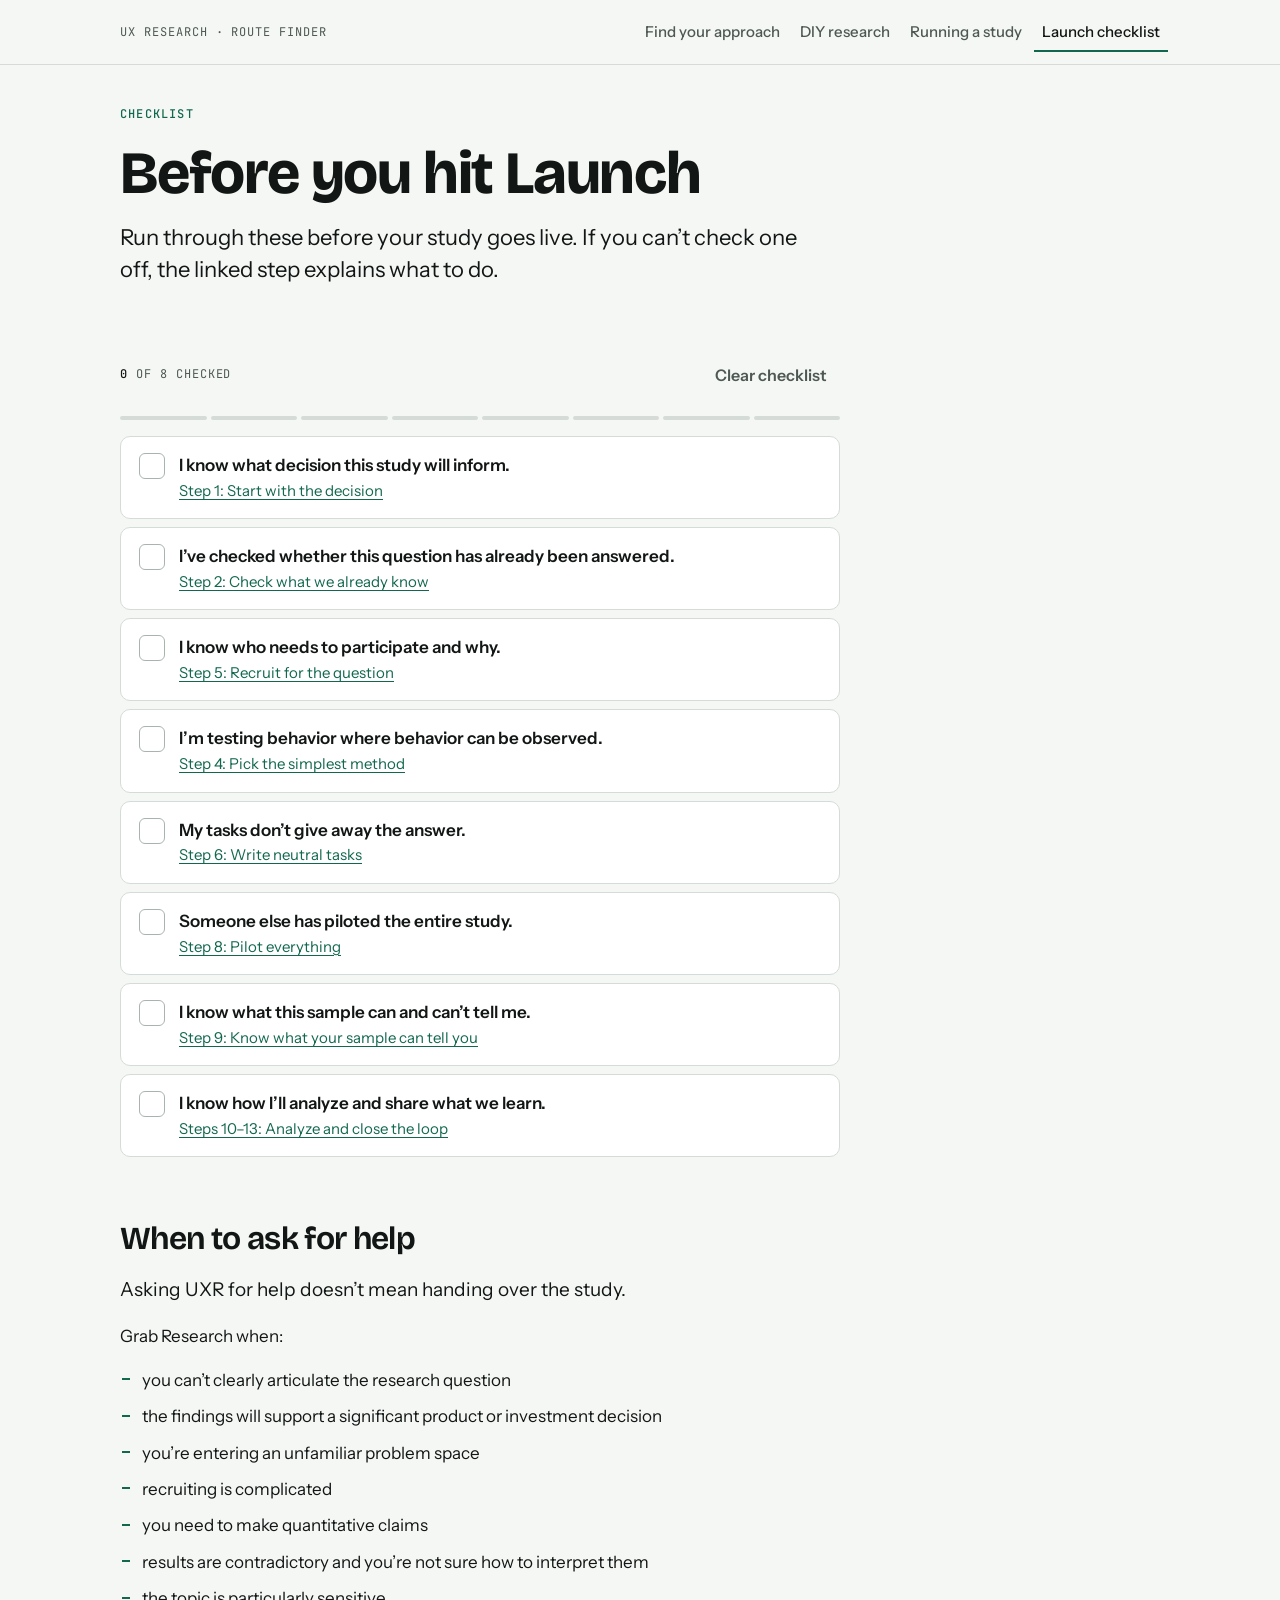
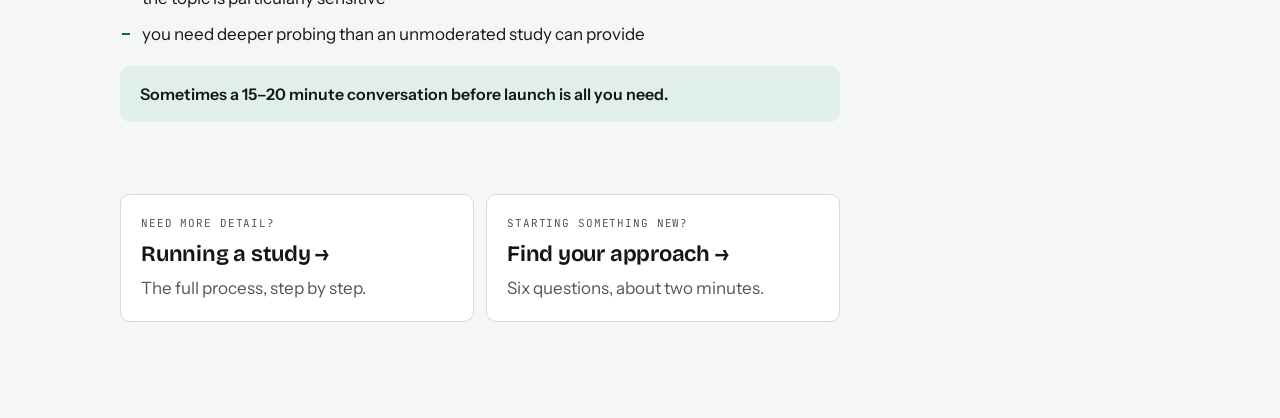
<file: before-you-launch.html>
<!doctype html>
<html lang="en">
<head>
<meta charset="utf-8">
<meta name="viewport" content="width=device-width, initial-scale=1, viewport-fit=cover">
<meta name="description" content="Eight checks before you launch a DIY study, and when to ask UX Research for help.">
<title>Before you launch</title>
<link rel="preconnect" href="https://fonts.googleapis.com">
<link rel="preconnect" href="https://fonts.gstatic.com" crossorigin>
<link rel="stylesheet" href="https://fonts.googleapis.com/css2?family=Bricolage+Grotesque:opsz,wght@12..96,500;12..96,650;12..96,750&family=Instrument+Sans:wght@400;500;600&family=JetBrains+Mono:wght@500&display=swap">
<link rel="stylesheet" href="assets/site.css">
</head>
<body>
<header class="site-header">
  <div class="site-header__inner">
    <a class="wordmark" href="./">UX Research · Route finder</a>
    <nav class="site-nav" aria-label="Site">
      <a href="./">Find your approach</a>
      <a href="diy-research.html">DIY research</a>
      <a href="running-a-study.html">Running a study</a>
      <a href="before-you-launch.html" aria-current="page">Launch checklist</a>
    </nav>
  </div>
</header>

<main class="page">
  <div class="page__inner">
    <article class="doc">

      <header class="doc-head">
        <p class="eyebrow">Checklist</p>
        <h1>Before you hit Launch</h1>
        <p class="lede">Run through these before your study goes live. If you can’t check one off, the linked step explains what to do.</p>
      </header>

      <section class="block checklist" aria-labelledby="checks-title">
        <h2 id="checks-title" hidden>Launch checklist</h2>
        <div class="checklist__status">
          <p class="checklist__count" id="count" aria-live="polite"><strong>0</strong> of 8 checked</p>
          <button type="button" class="btn btn--ghost" id="reset">Clear checklist</button>
        </div>
        <div class="progress__track" aria-hidden="true" id="bar">
          <span class="progress__seg"></span><span class="progress__seg"></span><span class="progress__seg"></span><span class="progress__seg"></span>
          <span class="progress__seg"></span><span class="progress__seg"></span><span class="progress__seg"></span><span class="progress__seg"></span>
        </div>
        <ul class="checks" id="checks"></ul>
        <div class="ready" id="ready" hidden>
          <p class="ready__title">You’re ready to launch.</p>
          <p>Good luck. Remember to save what you learn somewhere the next designer can find it.</p>
        </div>
      </section>

      <section class="block" id="ask-for-help">
        <h2>When to ask for help</h2>
        <p class="lead">Asking UXR for help doesn’t mean handing over the study.</p>
        <p>Grab Research when:</p>
        <ul class="list">
          <li>you can’t clearly articulate the research question</li>
          <li>the findings will support a significant product or investment decision</li>
          <li>you’re entering an unfamiliar problem space</li>
          <li>recruiting is complicated</li>
          <li>you need to make quantitative claims</li>
          <li>results are contradictory and you’re not sure how to interpret them</li>
          <li>the topic is particularly sensitive</li>
          <li>you need deeper probing than an unmoderated study can provide</li>
        </ul>
        <div class="aside-note">
          <p><strong>Sometimes a 15–20 minute conversation before launch is all you need.</strong></p>
        </div>
      </section>

      <nav class="next-links" aria-label="Keep going">
        <a class="next-link" href="running-a-study.html">
          <span class="next-link__kicker">Need more detail?</span>
          <span class="next-link__title">Running a study →</span>
          <span class="muted">The full process, step by step.</span>
        </a>
        <a class="next-link" href="./">
          <span class="next-link__kicker">Starting something new?</span>
          <span class="next-link__title">Find your approach →</span>
          <span class="muted">Six questions, about two minutes.</span>
        </a>
      </nav>

    </article>
  </div>
</main>

<script>
  // Checklist content. Edit the items here; `step` links to a section on the Running a study page.
  var CHECKS = [
    { id: "decision",   title: "I know what decision this study will inform.",            hint: "Step 1: Start with the decision", step: "decision" },
    { id: "answered",   title: "I’ve checked whether this question has already been answered.", hint: "Step 2: Check what we already know", step: "already-know" },
    { id: "who",        title: "I know who needs to participate and why.",                 hint: "Step 5: Recruit for the question", step: "recruit" },
    { id: "behavior",   title: "I’m testing behavior where behavior can be observed.",     hint: "Step 4: Pick the simplest method", step: "method" },
    { id: "neutral",    title: "My tasks don’t give away the answer.",                     hint: "Step 6: Write neutral tasks", step: "neutral" },
    { id: "pilot",      title: "Someone else has piloted the entire study.",               hint: "Step 8: Pilot everything", step: "pilot" },
    { id: "sample",     title: "I know what this sample can and can’t tell me.",           hint: "Step 9: Know what your sample can tell you", step: "sample" },
    { id: "share",      title: "I know how I’ll analyze and share what we learn.",         hint: "Steps 10–13: Analyze and close the loop", step: "do-vs-say" }
  ];

  (function () {
    var KEY = "launch-checklist";
    var saved = {};
    try { saved = JSON.parse(localStorage.getItem(KEY) || "{}") || {}; } catch (e) { saved = {}; }

    var list = document.getElementById("checks");
    var tick = '<svg viewBox="0 0 14 14" fill="none" aria-hidden="true"><path d="M3 7.2l2.6 2.6L11 4.4" stroke="var(--accent-ink)" stroke-width="2" stroke-linecap="round" stroke-linejoin="round"/></svg>';

    CHECKS.forEach(function (c) {
      var li = document.createElement("li");
      li.className = "check";
      li.innerHTML =
        '<input type="checkbox" id="check-' + c.id + '">' +
        '<label for="check-' + c.id + '">' +
          '<span class="check__box">' + tick + '</span>' +
          '<span class="check__text"><span class="check__title"></span>' +
          '<a class="check__hint inline-link" href="running-a-study.html#' + c.step + '"></a></span>' +
        '</label>';
      li.querySelector(".check__title").textContent = c.title;
      li.querySelector(".check__hint").textContent = c.hint;
      var box = li.querySelector("input");
      box.checked = !!saved[c.id];
      box.addEventListener("change", function () { saved[c.id] = box.checked; update(true); });
      list.appendChild(li);
    });

    function update(store) {
      var done = CHECKS.filter(function (c) { return saved[c.id]; }).length;
      document.getElementById("count").innerHTML = "<strong>" + done + "</strong> of " + CHECKS.length + " checked";
      var segs = document.querySelectorAll("#bar .progress__seg");
      segs.forEach(function (s, i) { s.className = "progress__seg" + (i < done ? " is-current" : ""); });
      document.getElementById("ready").hidden = done !== CHECKS.length;
      if (store) { try { localStorage.setItem(KEY, JSON.stringify(saved)); } catch (e) {} }
    }

    document.getElementById("reset").addEventListener("click", function () {
      saved = {};
      list.querySelectorAll("input").forEach(function (b) { b.checked = false; });
      update(true);
    });

    update(false);
  })();
</script>
</body>
</html>
</file>
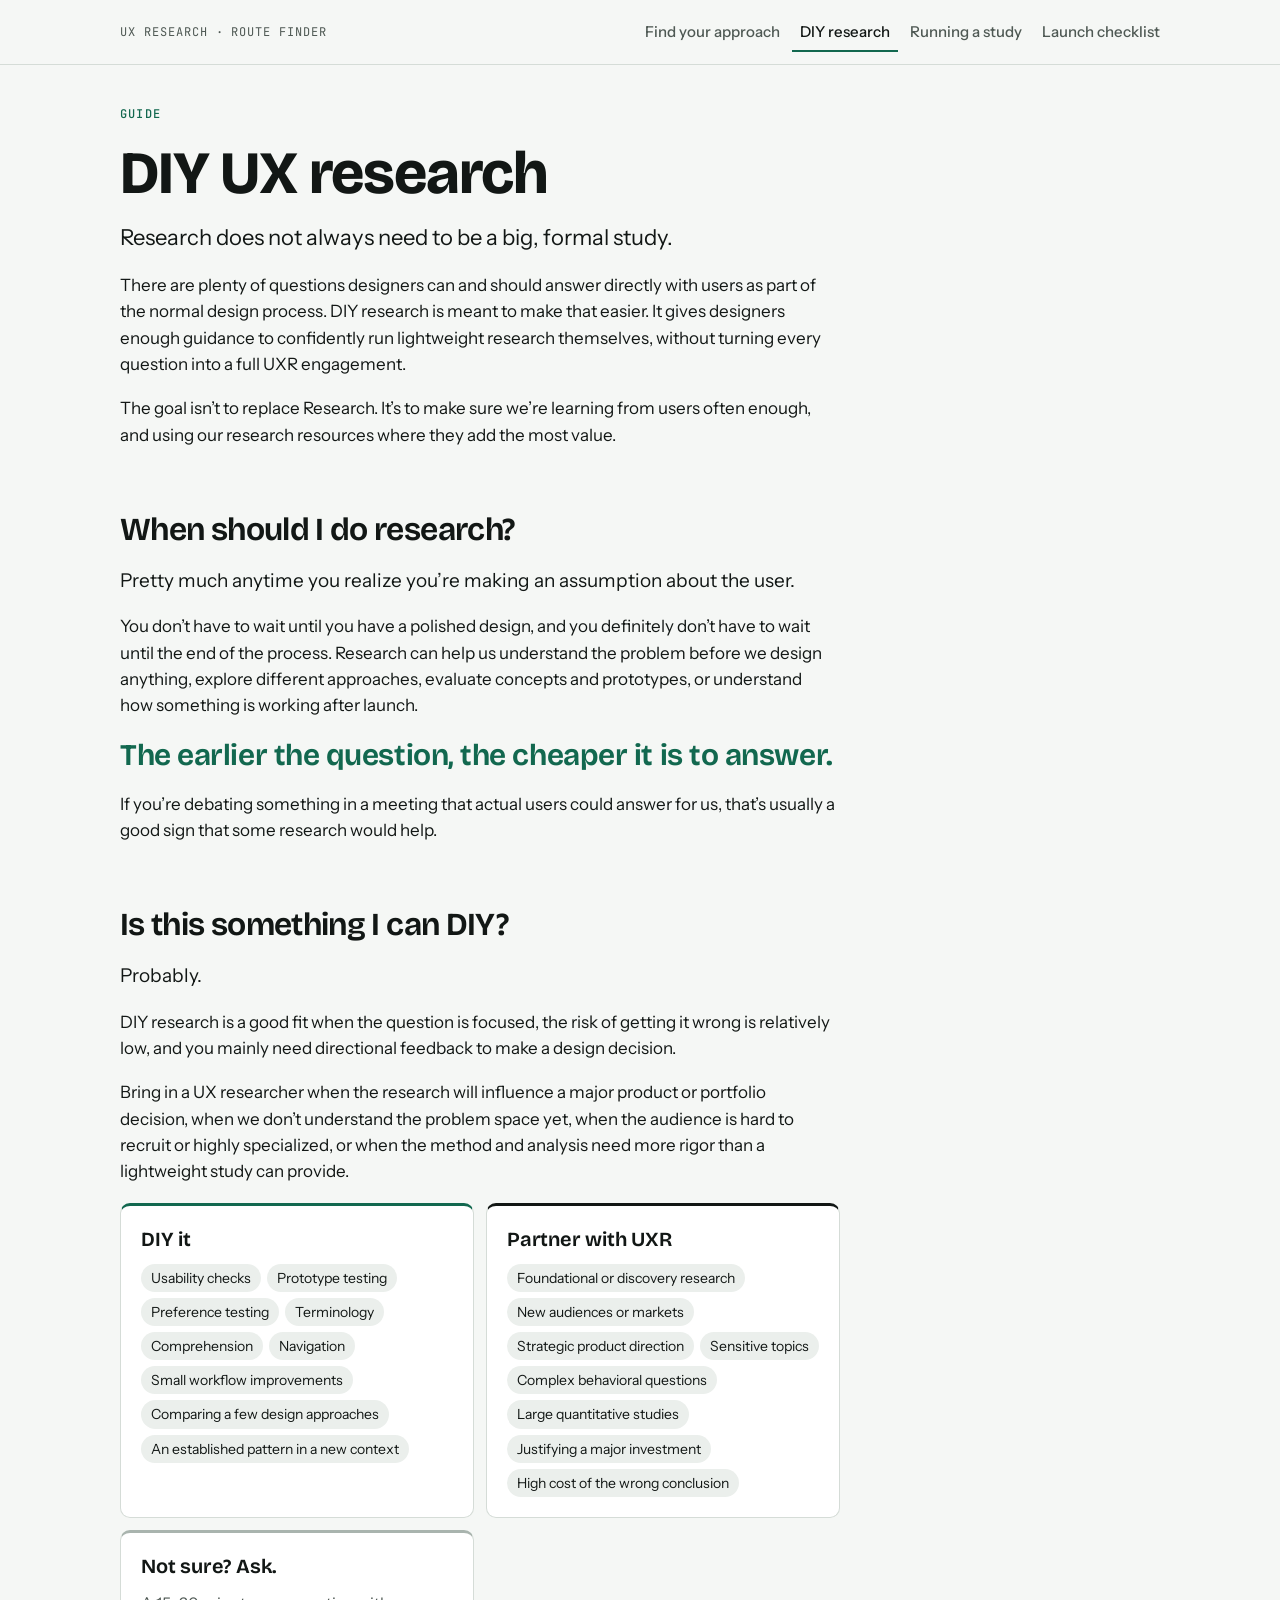
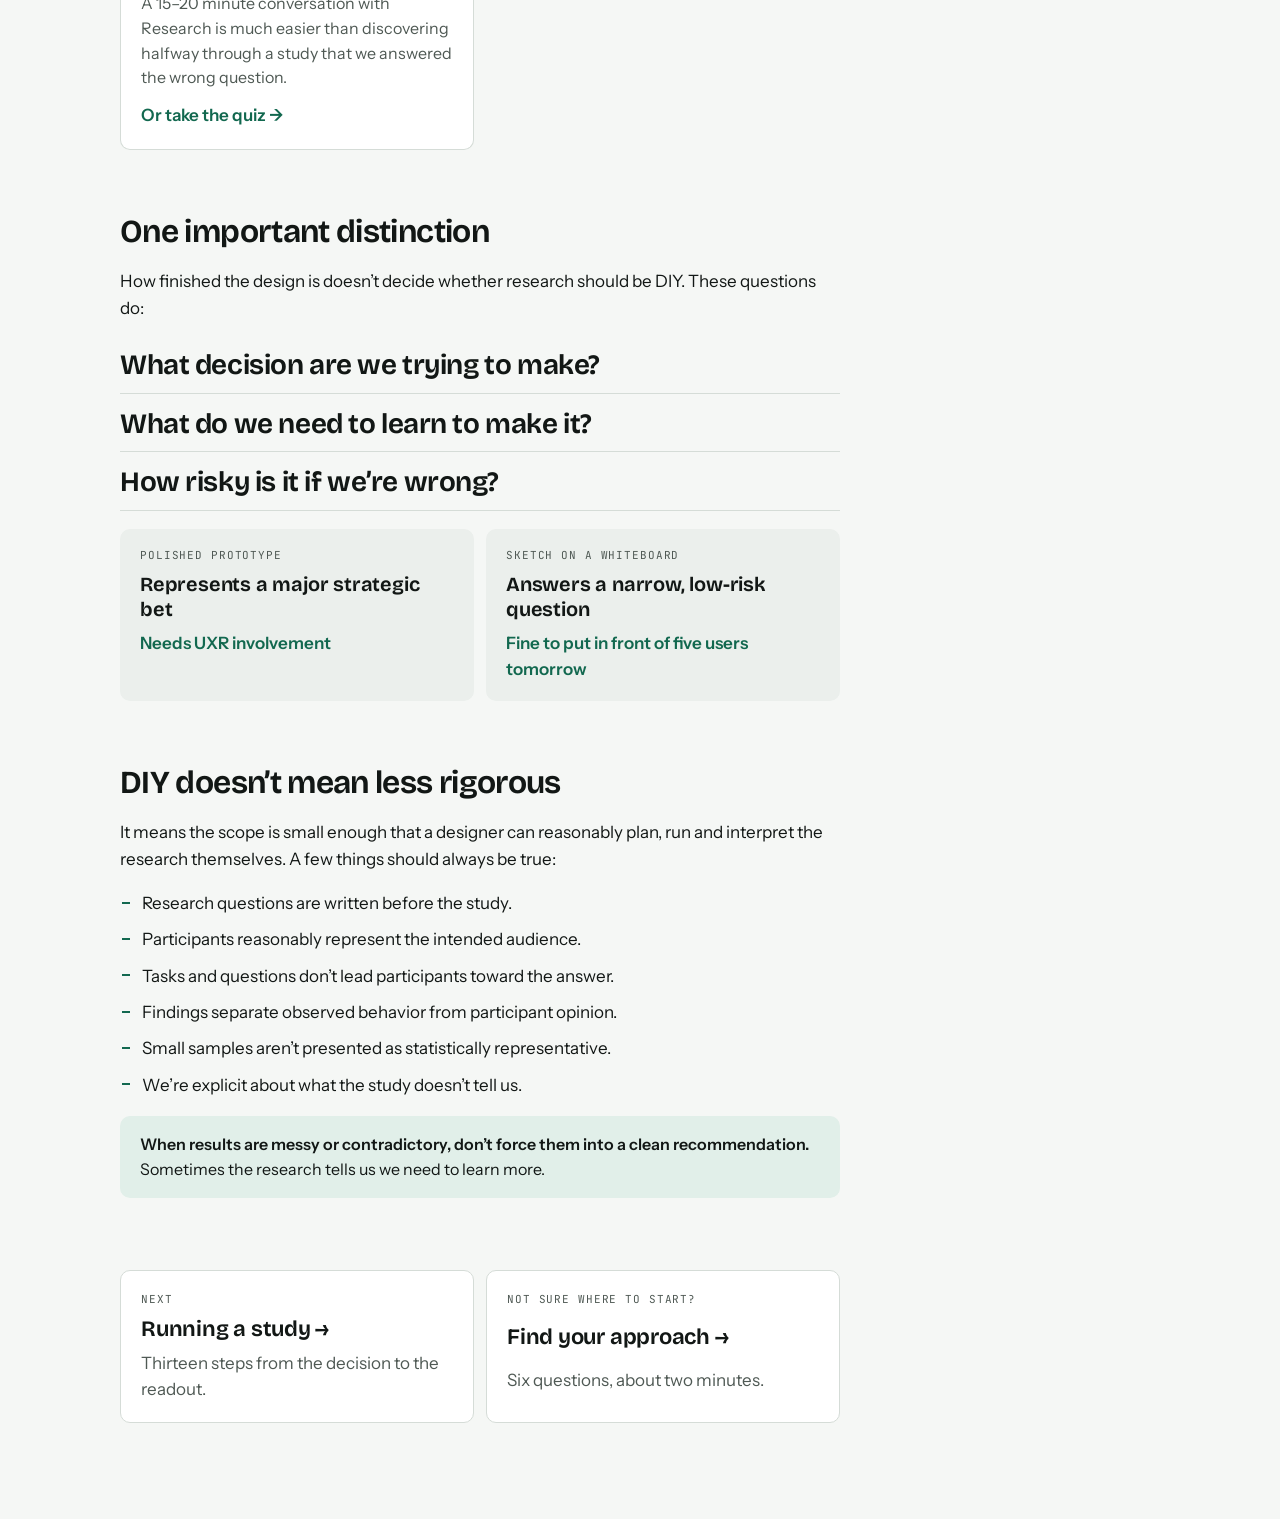
<file: diy-research.html>
<!doctype html>
<html lang="en">
<head>
<meta charset="utf-8">
<meta name="viewport" content="width=device-width, initial-scale=1, viewport-fit=cover">
<meta name="description" content="When to do research, what you can run yourself and when to bring in UX Research.">
<title>DIY UX research</title>
<link rel="preconnect" href="https://fonts.googleapis.com">
<link rel="preconnect" href="https://fonts.gstatic.com" crossorigin>
<link rel="stylesheet" href="https://fonts.googleapis.com/css2?family=Bricolage+Grotesque:opsz,wght@12..96,500;12..96,650;12..96,750&family=Instrument+Sans:wght@400;500;600&family=JetBrains+Mono:wght@500&display=swap">
<link rel="stylesheet" href="assets/site.css">
</head>
<body>
<header class="site-header">
  <div class="site-header__inner">
    <a class="wordmark" href="./">UX Research · Route finder</a>
    <nav class="site-nav" aria-label="Site">
      <a href="./">Find your approach</a>
      <a href="diy-research.html" aria-current="page">DIY research</a>
      <a href="running-a-study.html">Running a study</a>
      <a href="before-you-launch.html">Launch checklist</a>
    </nav>
  </div>
</header>

<main class="page">
  <div class="page__inner">
    <article class="doc">

      <header class="doc-head">
        <p class="eyebrow">Guide</p>
        <h1>DIY UX research</h1>
        <p class="lede">Research does not always need to be a big, formal study.</p>
        <p>There are plenty of questions designers can and should answer directly with users as part of the normal design process. DIY research is meant to make that easier. It gives designers enough guidance to confidently run lightweight research themselves, without turning every question into a full UXR engagement.</p>
        <p>The goal isn’t to replace Research. It’s to make sure we’re learning from users often enough, and using our research resources where they add the most value.</p>
      </header>

      <section class="block" id="when">
        <h2>When should I do research?</h2>
        <p class="lead">Pretty much anytime you realize you’re making an assumption about the user.</p>
        <p>You don’t have to wait until you have a polished design, and you definitely don’t have to wait until the end of the process. Research can help us understand the problem before we design anything, explore different approaches, evaluate concepts and prototypes, or understand how something is working after launch.</p>
        <p class="pullquote">The earlier the question, the cheaper it is to answer.</p>
        <p>If you’re debating something in a meeting that actual users could answer for us, that’s usually a good sign that some research would help.</p>
      </section>

      <section class="block" id="can-i-diy">
        <h2>Is this something I can DIY?</h2>
        <p class="lead">Probably.</p>
        <p>DIY research is a good fit when the question is focused, the risk of getting it wrong is relatively low, and you mainly need directional feedback to make a design decision.</p>
        <p>Bring in a UX researcher when the research will influence a major product or portfolio decision, when we don’t understand the problem space yet, when the audience is hard to recruit or highly specialized, or when the method and analysis need more rigor than a lightweight study can provide.</p>
        <div class="route-cards">
          <div class="route-card route-card--diy">
            <h3>DIY it</h3>
            <ul class="tags">
              <li>Usability checks</li>
              <li>Prototype testing</li>
              <li>Preference testing</li>
              <li>Terminology</li>
              <li>Comprehension</li>
              <li>Navigation</li>
              <li>Small workflow improvements</li>
              <li>Comparing a few design approaches</li>
              <li>An established pattern in a new context</li>
            </ul>
          </div>
          <div class="route-card route-card--uxr">
            <h3>Partner with UXR</h3>
            <ul class="tags">
              <li>Foundational or discovery research</li>
              <li>New audiences or markets</li>
              <li>Strategic product direction</li>
              <li>Sensitive topics</li>
              <li>Complex behavioral questions</li>
              <li>Large quantitative studies</li>
              <li>Justifying a major investment</li>
              <li>High cost of the wrong conclusion</li>
            </ul>
          </div>
          <div class="route-card route-card--ask">
            <h3>Not sure? Ask.</h3>
            <p>A 15–20 minute conversation with Research is much easier than discovering halfway through a study that we answered the wrong question.</p>
            <a class="route-card__link" href="./">Or take the quiz →</a>
          </div>
        </div>
      </section>

      <section class="block" id="distinction">
        <h2>One important distinction</h2>
        <p>How finished the design is doesn’t decide whether research should be DIY. These questions do:</p>
        <ul class="big-questions">
          <li>What decision are we trying to make?</li>
          <li>What do we need to learn to make it?</li>
          <li>How risky is it if we’re wrong?</li>
        </ul>
        <div class="contrast">
          <div>
            <span class="contrast__tag">Polished prototype</span>
            <p class="contrast__title">Represents a major strategic bet</p>
            <p class="contrast__verdict">Needs UXR involvement</p>
          </div>
          <div>
            <span class="contrast__tag">Sketch on a whiteboard</span>
            <p class="contrast__title">Answers a narrow, low-risk question</p>
            <p class="contrast__verdict">Fine to put in front of five users tomorrow</p>
          </div>
        </div>
      </section>

      <section class="block" id="guardrails">
        <h2>DIY doesn’t mean less rigorous</h2>
        <p>It means the scope is small enough that a designer can reasonably plan, run and interpret the research themselves. A few things should always be true:</p>
        <ul class="list">
          <li>Research questions are written before the study.</li>
          <li>Participants reasonably represent the intended audience.</li>
          <li>Tasks and questions don’t lead participants toward the answer.</li>
          <li>Findings separate observed behavior from participant opinion.</li>
          <li>Small samples aren’t presented as statistically representative.</li>
          <li>We’re explicit about what the study doesn’t tell us.</li>
        </ul>
        <div class="aside-note">
          <p><strong>When results are messy or contradictory, don’t force them into a clean recommendation.</strong> Sometimes the research tells us we need to learn more.</p>
        </div>
      </section>

      <nav class="next-links" aria-label="Keep going">
        <a class="next-link" href="running-a-study.html">
          <span class="next-link__kicker">Next</span>
          <span class="next-link__title">Running a study →</span>
          <span class="muted">Thirteen steps from the decision to the readout.</span>
        </a>
        <a class="next-link" href="./">
          <span class="next-link__kicker">Not sure where to start?</span>
          <span class="next-link__title">Find your approach →</span>
          <span class="muted">Six questions, about two minutes.</span>
        </a>
      </nav>

    </article>
  </div>
</main>
</body>
</html>
</file>
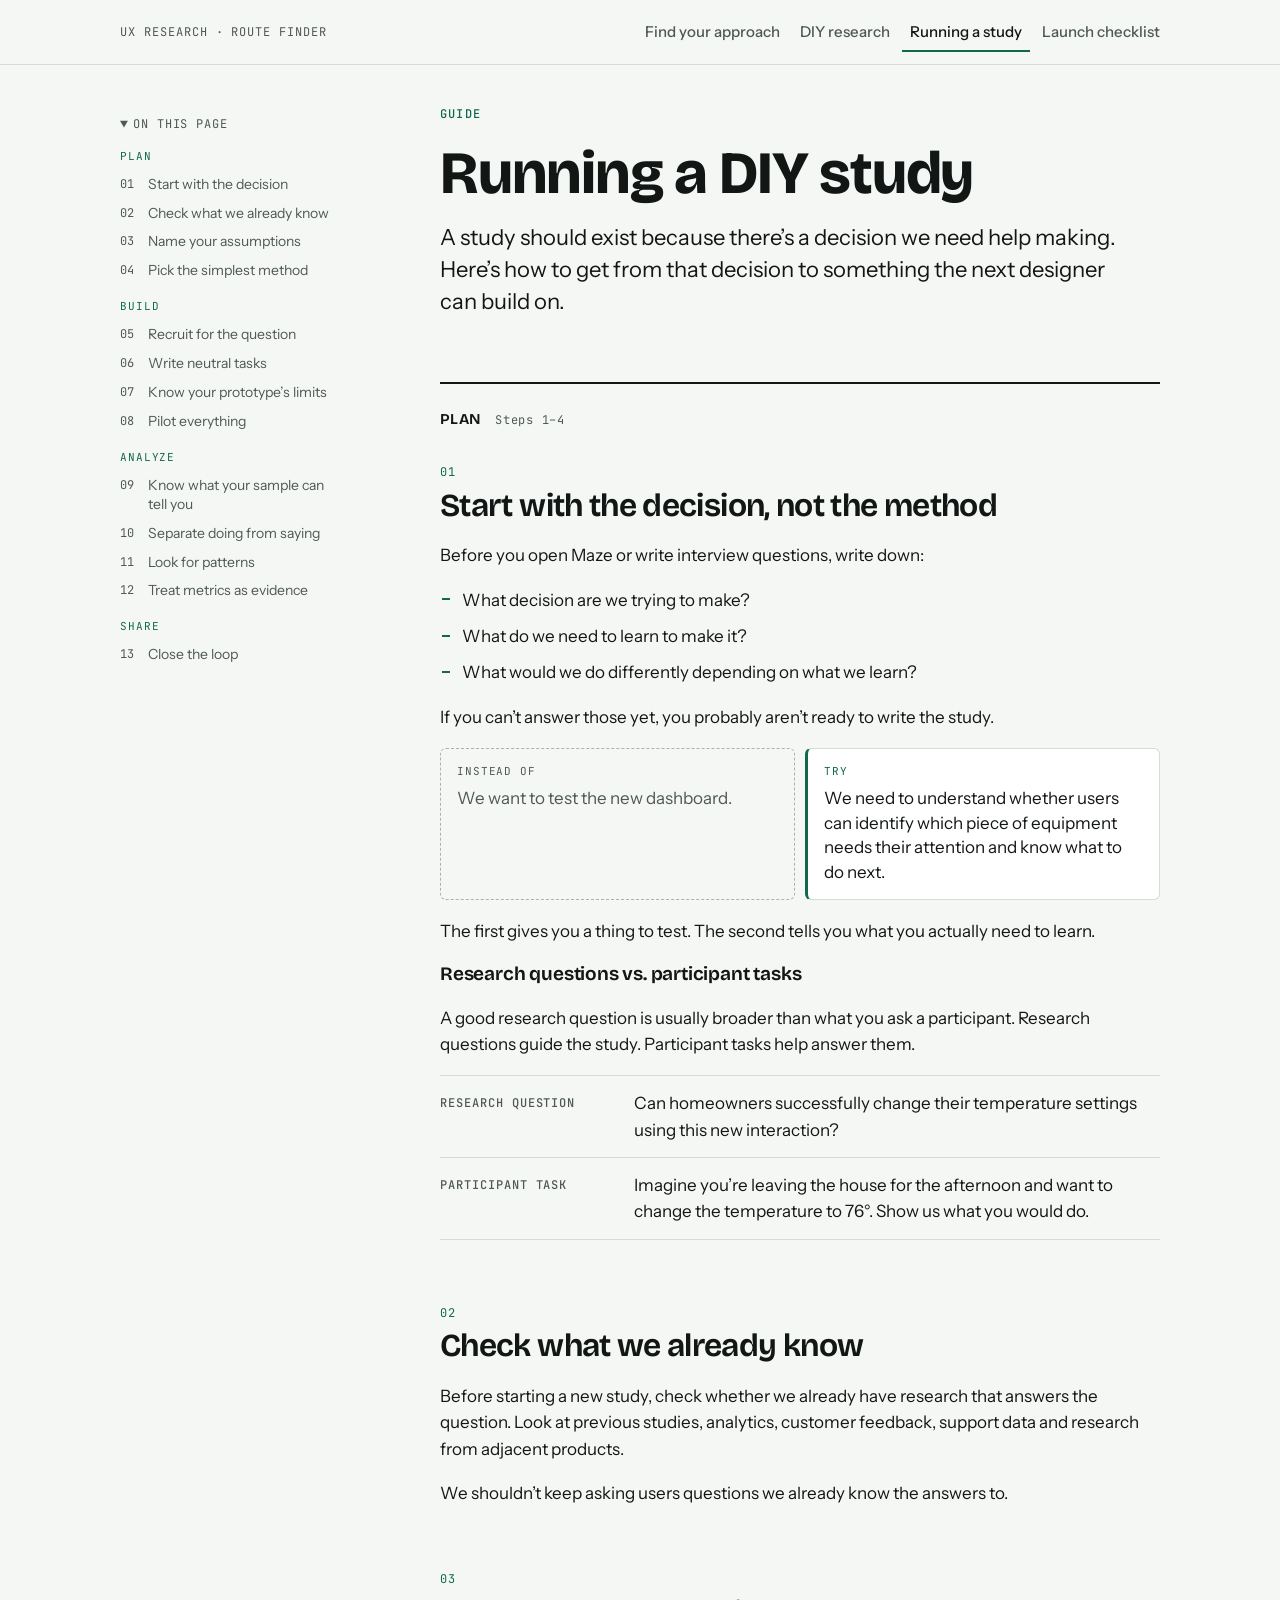
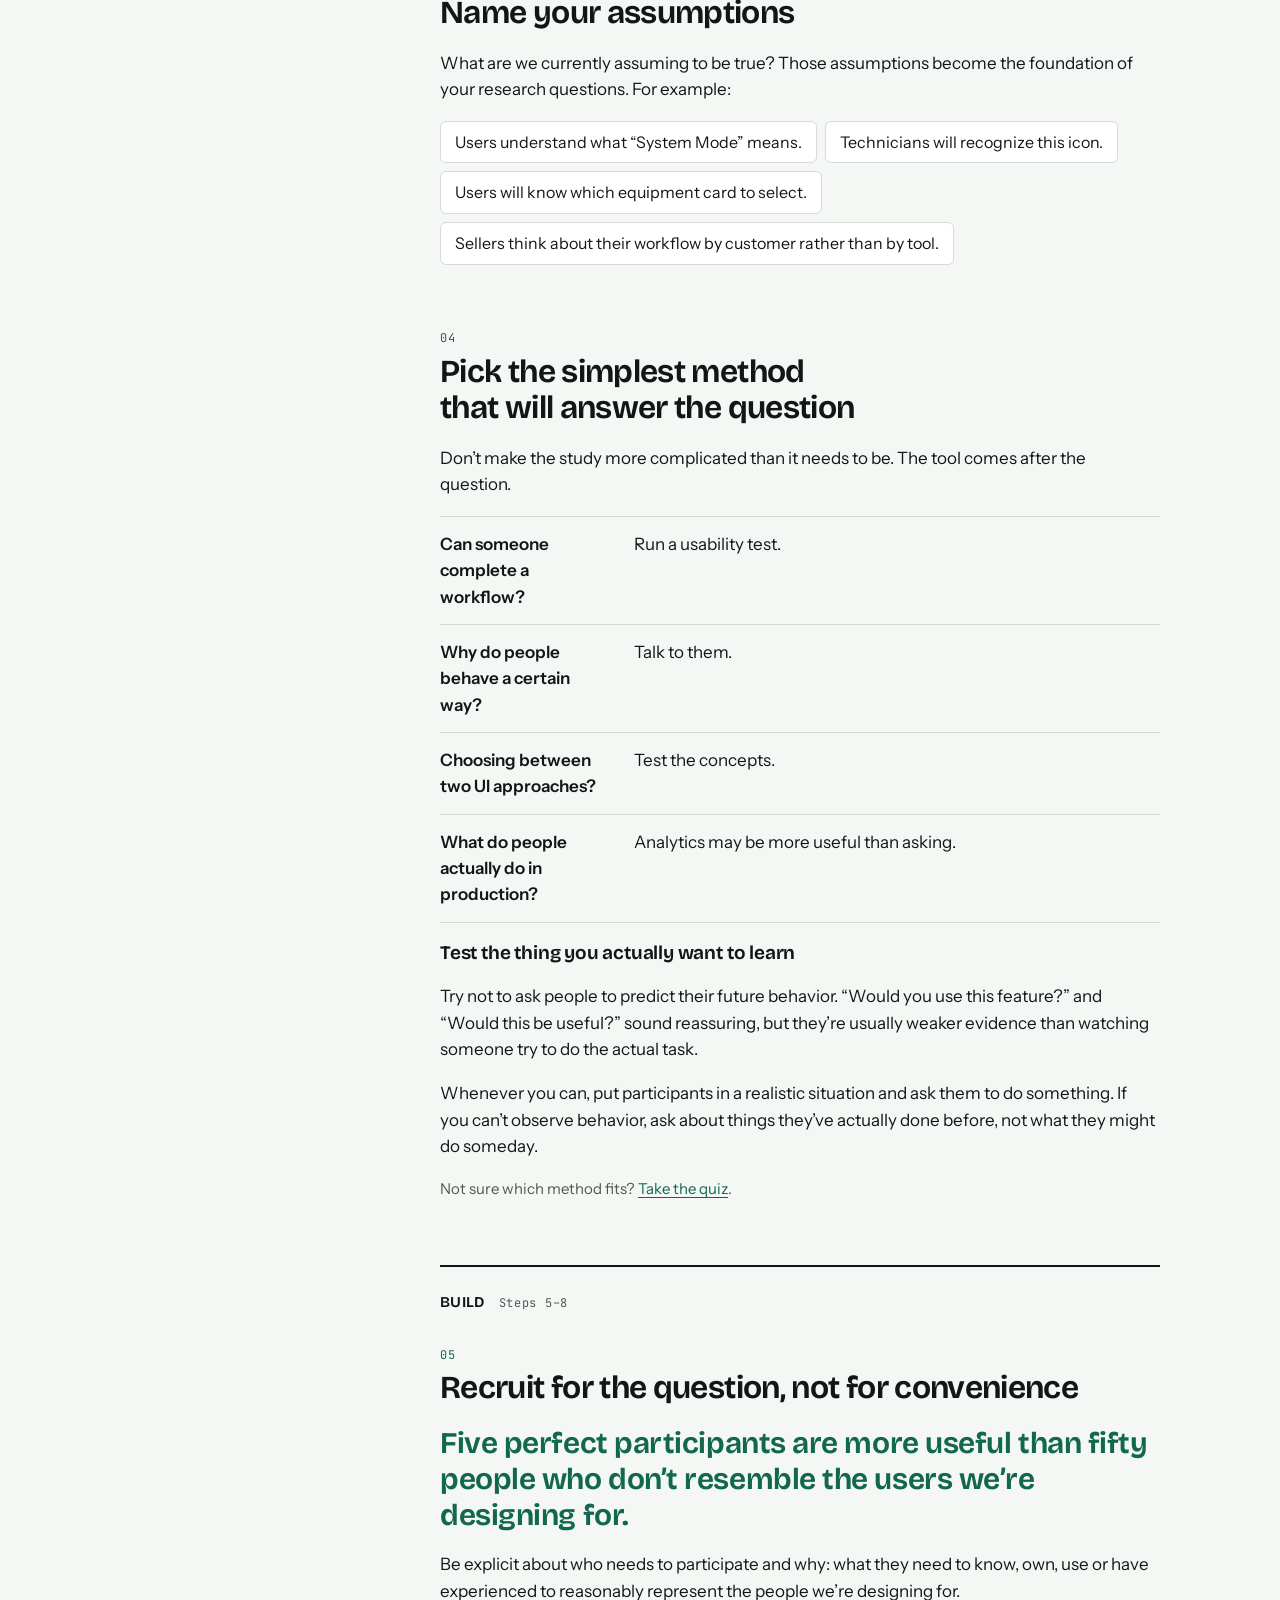
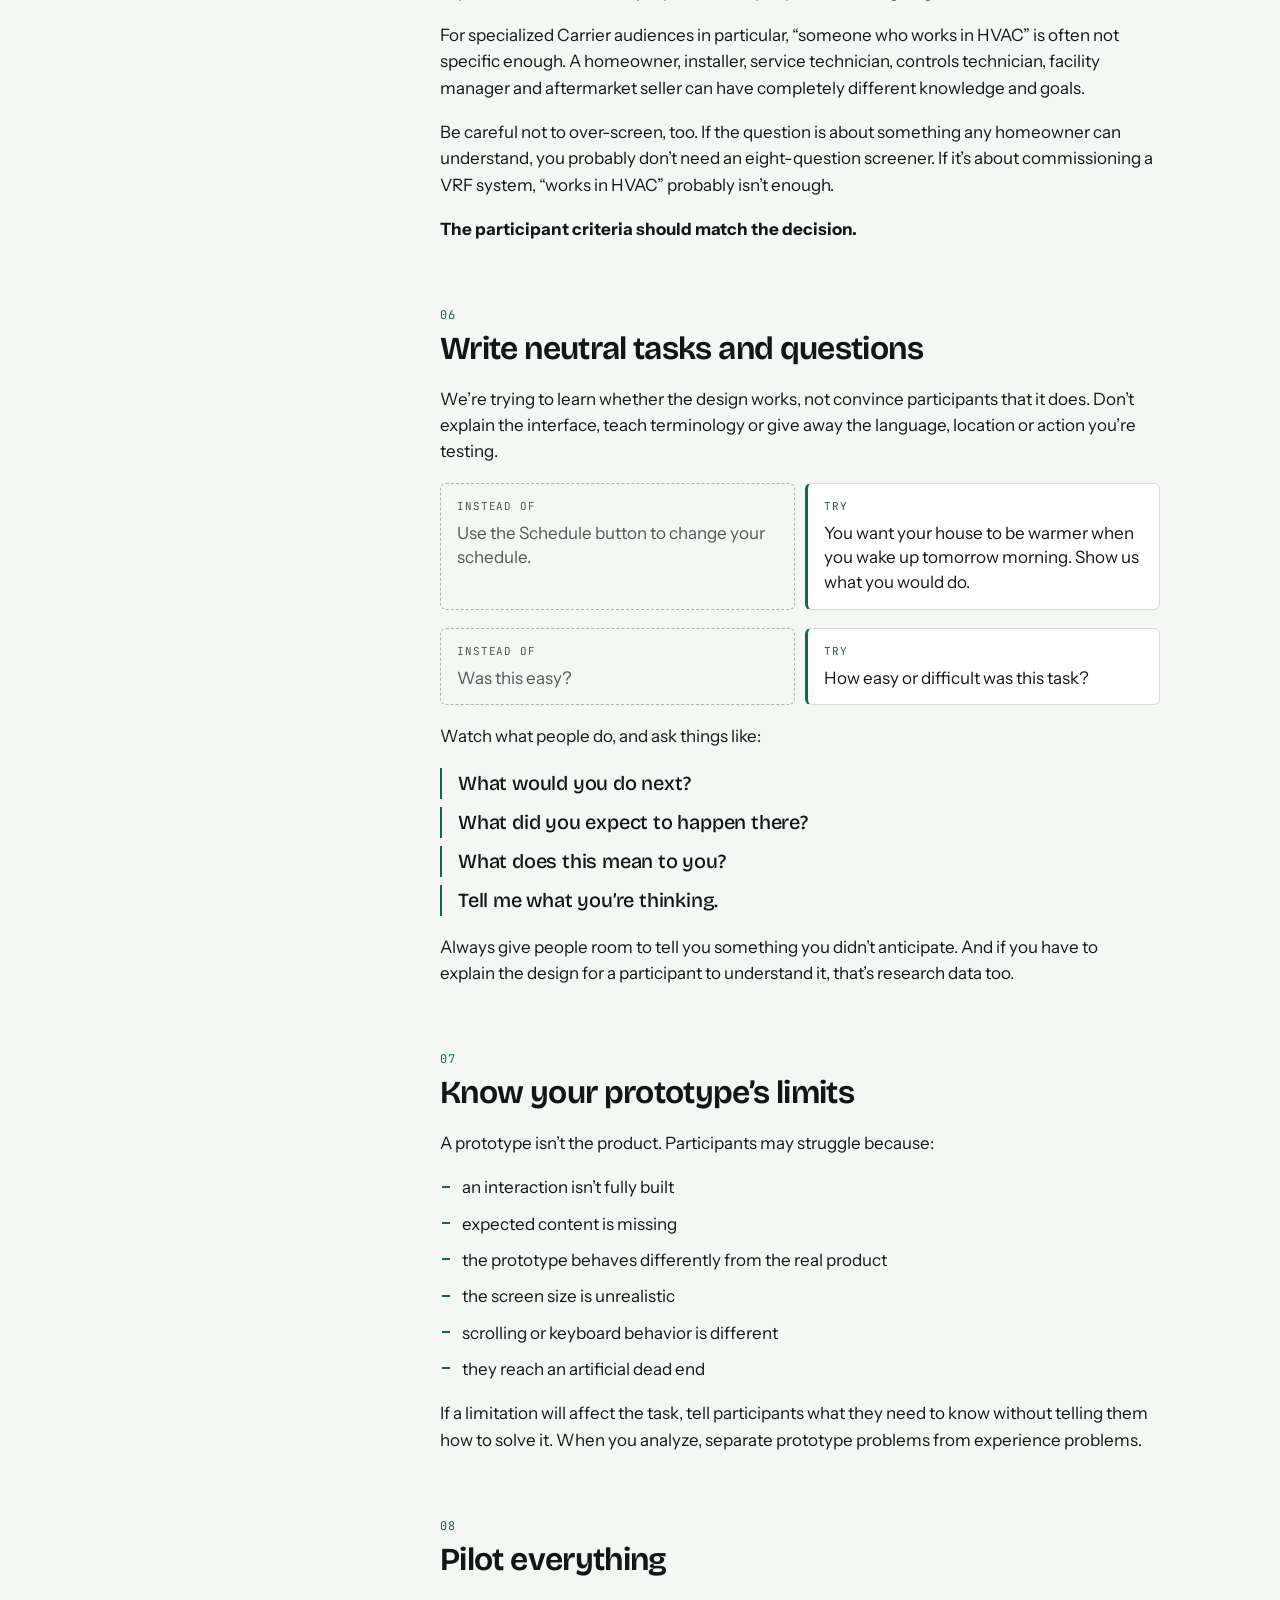
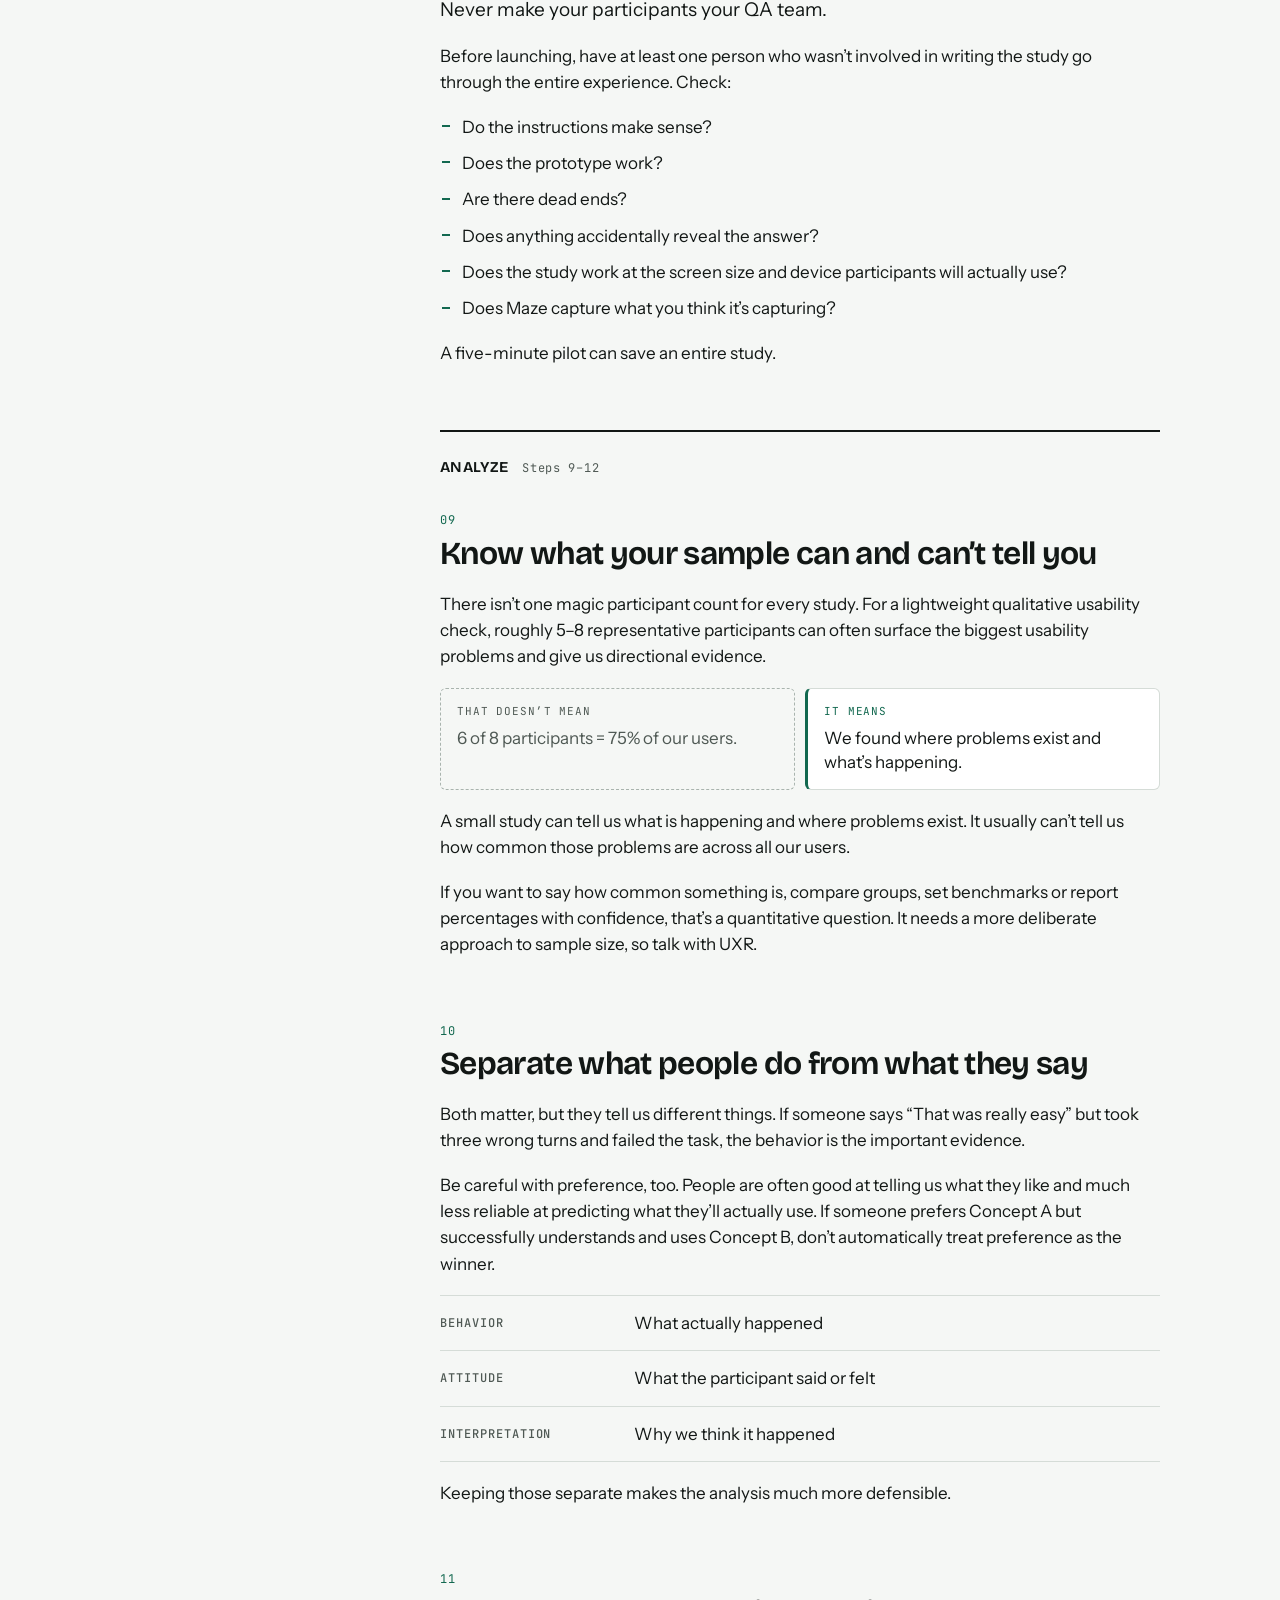
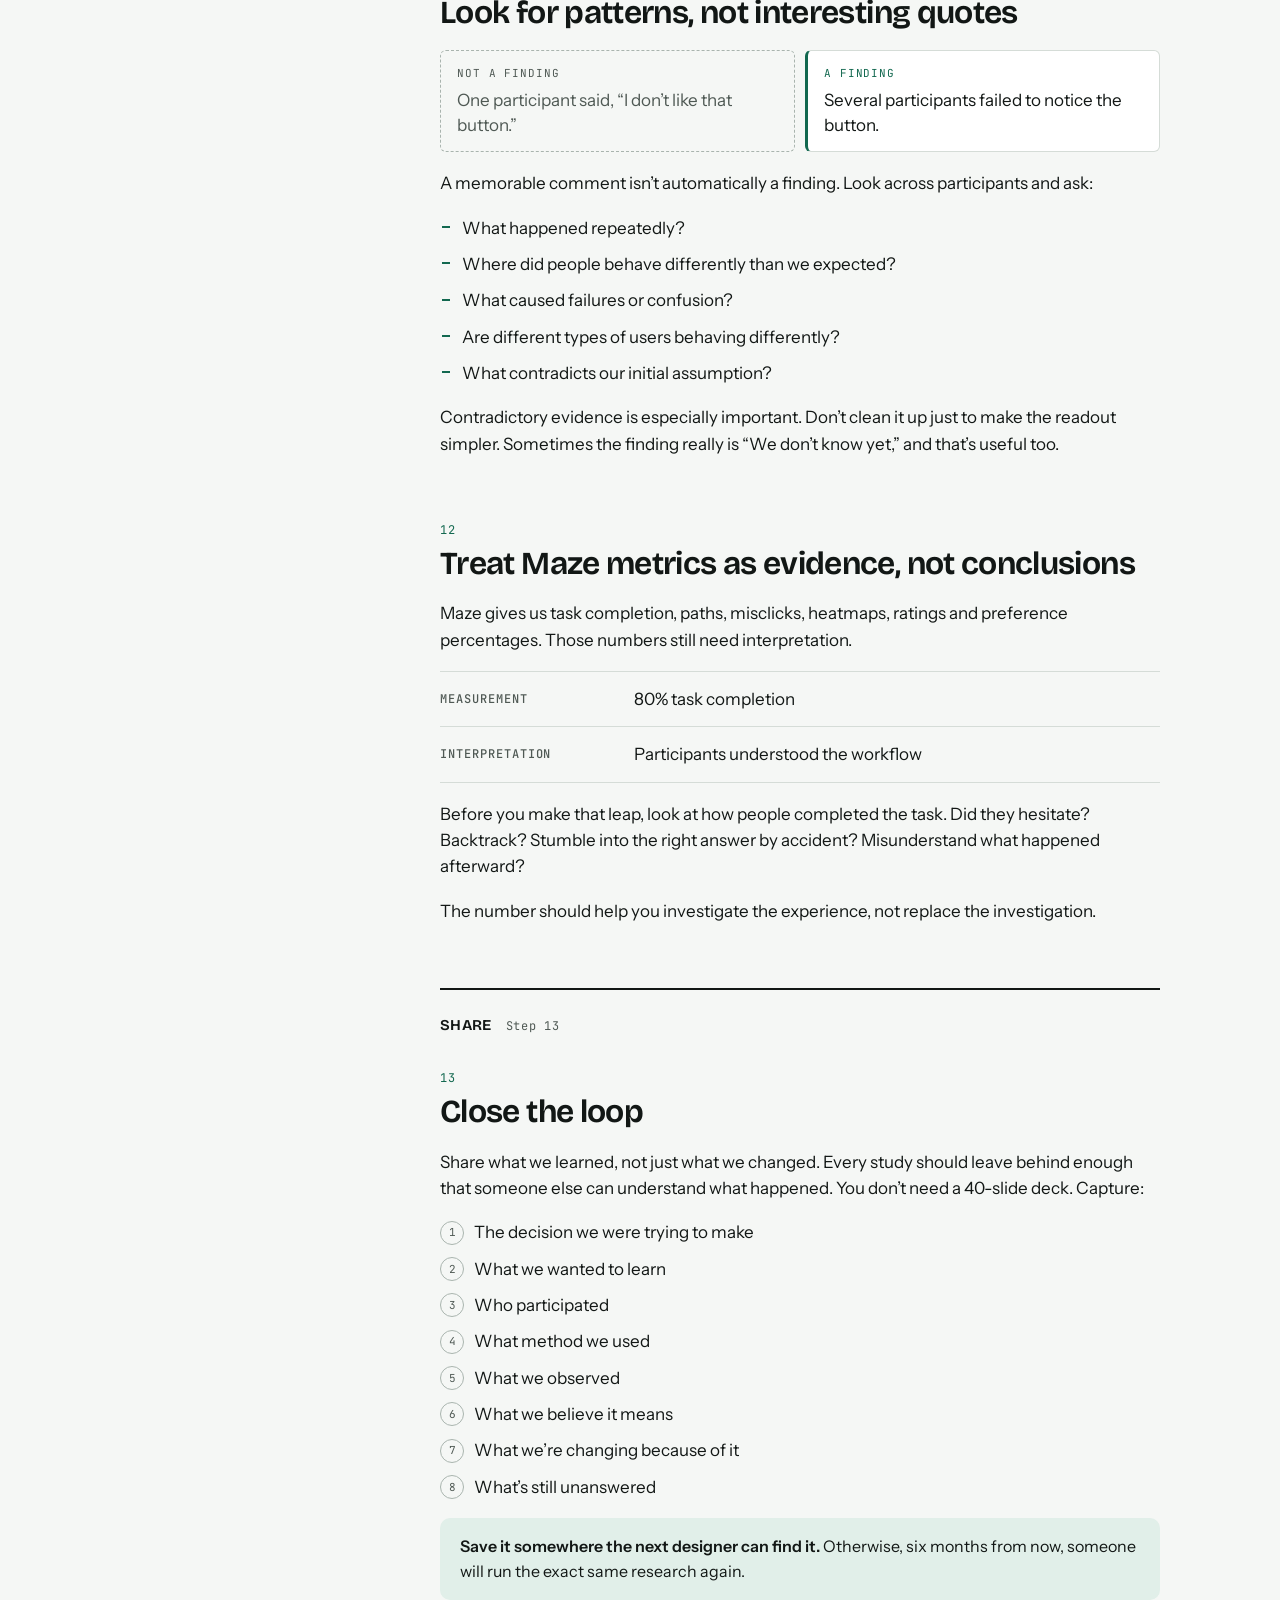
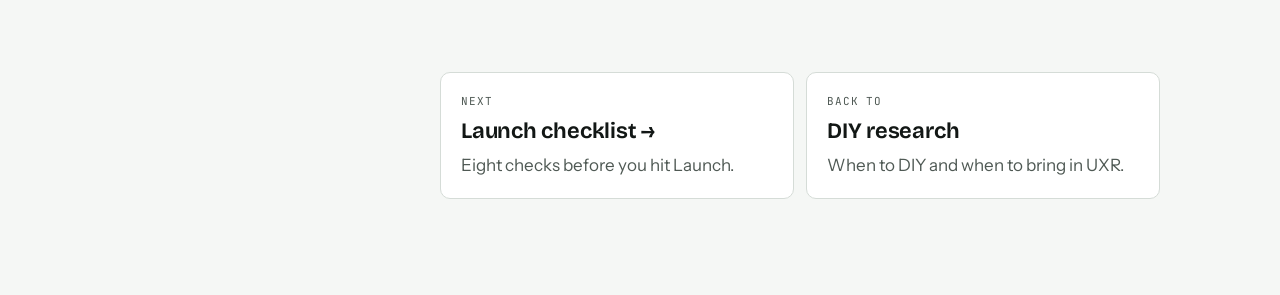
<file: running-a-study.html>
<!doctype html>
<html lang="en">
<head>
<meta charset="utf-8">
<meta name="viewport" content="width=device-width, initial-scale=1, viewport-fit=cover">
<meta name="description" content="How to plan, build, analyze and share a lightweight DIY research study.">
<title>Running a DIY study</title>
<link rel="preconnect" href="https://fonts.googleapis.com">
<link rel="preconnect" href="https://fonts.gstatic.com" crossorigin>
<link rel="stylesheet" href="https://fonts.googleapis.com/css2?family=Bricolage+Grotesque:opsz,wght@12..96,500;12..96,650;12..96,750&family=Instrument+Sans:wght@400;500;600&family=JetBrains+Mono:wght@500&display=swap">
<link rel="stylesheet" href="assets/site.css">
</head>
<body>
<header class="site-header">
  <div class="site-header__inner">
    <a class="wordmark" href="./">UX Research · Route finder</a>
    <nav class="site-nav" aria-label="Site">
      <a href="./">Find your approach</a>
      <a href="diy-research.html">DIY research</a>
      <a href="running-a-study.html" aria-current="page">Running a study</a>
      <a href="before-you-launch.html">Launch checklist</a>
    </nav>
  </div>
</header>

<main class="page page--toc">
  <div class="page__inner">

    <details class="toc" id="toc" open>
      <summary>On this page</summary>
      <ol>
        <li class="toc__phase">Plan</li>
        <li><a href="#decision"><span>01</span><span>Start with the decision</span></a></li>
        <li><a href="#already-know"><span>02</span><span>Check what we already know</span></a></li>
        <li><a href="#assumptions"><span>03</span><span>Name your assumptions</span></a></li>
        <li><a href="#method"><span>04</span><span>Pick the simplest method</span></a></li>
        <li class="toc__phase">Build</li>
        <li><a href="#recruit"><span>05</span><span>Recruit for the question</span></a></li>
        <li><a href="#neutral"><span>06</span><span>Write neutral tasks</span></a></li>
        <li><a href="#prototype"><span>07</span><span>Know your prototype’s limits</span></a></li>
        <li><a href="#pilot"><span>08</span><span>Pilot everything</span></a></li>
        <li class="toc__phase">Analyze</li>
        <li><a href="#sample"><span>09</span><span>Know what your sample can tell you</span></a></li>
        <li><a href="#do-vs-say"><span>10</span><span>Separate doing from saying</span></a></li>
        <li><a href="#patterns"><span>11</span><span>Look for patterns</span></a></li>
        <li><a href="#metrics"><span>12</span><span>Treat metrics as evidence</span></a></li>
        <li class="toc__phase">Share</li>
        <li><a href="#close-the-loop"><span>13</span><span>Close the loop</span></a></li>
      </ol>
    </details>

    <article class="doc">

      <header class="doc-head">
        <p class="eyebrow">Guide</p>
        <h1>Running a DIY study</h1>
        <p class="lede">A study should exist because there’s a decision we need help making. Here’s how to get from that decision to something the next designer can build on.</p>
      </header>

      <!-- PLAN -->
      <div class="phase"><span class="phase__name">Plan</span><span class="phase__range">Steps 1–4</span></div>

      <section class="block" id="decision">
        <div class="step-head"><span class="step-num">01</span><h2>Start with the decision, not the method</h2></div>
        <p>Before you open Maze or write interview questions, write down:</p>
        <ul class="list">
          <li>What decision are we trying to make?</li>
          <li>What do we need to learn to make it?</li>
          <li>What would we do differently depending on what we learn?</li>
        </ul>
        <p>If you can’t answer those yet, you probably aren’t ready to write the study.</p>
        <div class="swap">
          <div class="swap__no"><span class="swap__label">Instead of</span><span class="swap__text">We want to test the new dashboard.</span></div>
          <div class="swap__yes"><span class="swap__label">Try</span><span class="swap__text">We need to understand whether users can identify which piece of equipment needs their attention and know what to do next.</span></div>
        </div>
        <p>The first gives you a thing to test. The second tells you what you actually need to learn.</p>
        <h3>Research questions vs. participant tasks</h3>
        <p>A good research question is usually broader than what you ask a participant. Research questions guide the study. Participant tasks help answer them.</p>
        <dl class="defs defs--mono">
          <div><dt>Research question</dt><dd>Can homeowners successfully change their temperature settings using this new interaction?</dd></div>
          <div><dt>Participant task</dt><dd>Imagine you’re leaving the house for the afternoon and want to change the temperature to 76°. Show us what you would do.</dd></div>
        </dl>
      </section>

      <section class="block" id="already-know">
        <div class="step-head"><span class="step-num">02</span><h2>Check what we already know</h2></div>
        <p>Before starting a new study, check whether we already have research that answers the question. Look at previous studies, analytics, customer feedback, support data and research from adjacent products.</p>
        <p>We shouldn’t keep asking users questions we already know the answers to.</p>
      </section>

      <section class="block" id="assumptions">
        <div class="step-head"><span class="step-num">03</span><h2>Name your assumptions</h2></div>
        <p>What are we currently assuming to be true? Those assumptions become the foundation of your research questions. For example:</p>
        <ul class="examples">
          <li>Users understand what “System Mode” means.</li>
          <li>Technicians will recognize this icon.</li>
          <li>Users will know which equipment card to select.</li>
          <li>Sellers think about their workflow by customer rather than by tool.</li>
        </ul>
      </section>

      <section class="block" id="method">
        <div class="step-head"><span class="step-num">04</span><h2>Pick the simplest method that will answer the question</h2></div>
        <p>Don’t make the study more complicated than it needs to be. The tool comes after the question.</p>
        <dl class="defs">
          <div><dt>Can someone complete a workflow?</dt><dd>Run a usability test.</dd></div>
          <div><dt>Why do people behave a certain way?</dt><dd>Talk to them.</dd></div>
          <div><dt>Choosing between two UI approaches?</dt><dd>Test the concepts.</dd></div>
          <div><dt>What do people actually do in production?</dt><dd>Analytics may be more useful than asking.</dd></div>
        </dl>
        <h3>Test the thing you actually want to learn</h3>
        <p>Try not to ask people to predict their future behavior. “Would you use this feature?” and “Would this be useful?” sound reassuring, but they’re usually weaker evidence than watching someone try to do the actual task.</p>
        <p>Whenever you can, put participants in a realistic situation and ask them to do something. If you can’t observe behavior, ask about things they’ve actually done before, not what they might do someday.</p>
        <p class="note">Not sure which method fits? <a href="./">Take the quiz</a>.</p>
      </section>

      <!-- BUILD -->
      <div class="phase"><span class="phase__name">Build</span><span class="phase__range">Steps 5–8</span></div>

      <section class="block" id="recruit">
        <div class="step-head"><span class="step-num">05</span><h2>Recruit for the question, not for convenience</h2></div>
        <p class="pullquote">Five perfect participants are more useful than fifty people who don’t resemble the users we’re designing for.</p>
        <p>Be explicit about who needs to participate and why: what they need to know, own, use or have experienced to reasonably represent the people we’re designing for.</p>
        <p>For specialized Carrier audiences in particular, “someone who works in HVAC” is often not specific enough. A homeowner, installer, service technician, controls technician, facility manager and aftermarket seller can have completely different knowledge and goals.</p>
        <p>Be careful not to over-screen, too. If the question is about something any homeowner can understand, you probably don’t need an eight-question screener. If it’s about commissioning a VRF system, “works in HVAC” probably isn’t enough.</p>
        <p><strong>The participant criteria should match the decision.</strong></p>
      </section>

      <section class="block" id="neutral">
        <div class="step-head"><span class="step-num">06</span><h2>Write neutral tasks and questions</h2></div>
        <p>We’re trying to learn whether the design works, not convince participants that it does. Don’t explain the interface, teach terminology or give away the language, location or action you’re testing.</p>
        <div class="swap">
          <div class="swap__no"><span class="swap__label">Instead of</span><span class="swap__text">Use the Schedule button to change your schedule.</span></div>
          <div class="swap__yes"><span class="swap__label">Try</span><span class="swap__text">You want your house to be warmer when you wake up tomorrow morning. Show us what you would do.</span></div>
        </div>
        <div class="swap">
          <div class="swap__no"><span class="swap__label">Instead of</span><span class="swap__text">Was this easy?</span></div>
          <div class="swap__yes"><span class="swap__label">Try</span><span class="swap__text">How easy or difficult was this task?</span></div>
        </div>
        <p>Watch what people do, and ask things like:</p>
        <ul class="prompts">
          <li>What would you do next?</li>
          <li>What did you expect to happen there?</li>
          <li>What does this mean to you?</li>
          <li>Tell me what you’re thinking.</li>
        </ul>
        <p>Always give people room to tell you something you didn’t anticipate. And if you have to explain the design for a participant to understand it, that’s research data too.</p>
      </section>

      <section class="block" id="prototype">
        <div class="step-head"><span class="step-num">07</span><h2>Know your prototype’s limits</h2></div>
        <p>A prototype isn’t the product. Participants may struggle because:</p>
        <ul class="list">
          <li>an interaction isn’t fully built</li>
          <li>expected content is missing</li>
          <li>the prototype behaves differently from the real product</li>
          <li>the screen size is unrealistic</li>
          <li>scrolling or keyboard behavior is different</li>
          <li>they reach an artificial dead end</li>
        </ul>
        <p>If a limitation will affect the task, tell participants what they need to know without telling them how to solve it. When you analyze, separate prototype problems from experience problems.</p>
      </section>

      <section class="block" id="pilot">
        <div class="step-head"><span class="step-num">08</span><h2>Pilot everything</h2></div>
        <p class="lead">Never make your participants your QA team.</p>
        <p>Before launching, have at least one person who wasn’t involved in writing the study go through the entire experience. Check:</p>
        <ul class="list">
          <li>Do the instructions make sense?</li>
          <li>Does the prototype work?</li>
          <li>Are there dead ends?</li>
          <li>Does anything accidentally reveal the answer?</li>
          <li>Does the study work at the screen size and device participants will actually use?</li>
          <li>Does Maze capture what you think it’s capturing?</li>
        </ul>
        <p>A five-minute pilot can save an entire study.</p>
      </section>

      <!-- ANALYZE -->
      <div class="phase"><span class="phase__name">Analyze</span><span class="phase__range">Steps 9–12</span></div>

      <section class="block" id="sample">
        <div class="step-head"><span class="step-num">09</span><h2>Know what your sample can and can’t tell you</h2></div>
        <p>There isn’t one magic participant count for every study. For a lightweight qualitative usability check, roughly 5–8 representative participants can often surface the biggest usability problems and give us directional evidence.</p>
        <div class="swap">
          <div class="swap__no"><span class="swap__label">That doesn’t mean</span><span class="swap__text">6 of 8 participants = 75% of our users.</span></div>
          <div class="swap__yes"><span class="swap__label">It means</span><span class="swap__text">We found where problems exist and what’s happening.</span></div>
        </div>
        <p>A small study can tell us what is happening and where problems exist. It usually can’t tell us how common those problems are across all our users.</p>
        <p>If you want to say how common something is, compare groups, set benchmarks or report percentages with confidence, that’s a quantitative question. It needs a more deliberate approach to sample size, so talk with UXR.</p>
      </section>

      <section class="block" id="do-vs-say">
        <div class="step-head"><span class="step-num">10</span><h2>Separate what people do from what they say</h2></div>
        <p>Both matter, but they tell us different things. If someone says “That was really easy” but took three wrong turns and failed the task, the behavior is the important evidence.</p>
        <p>Be careful with preference, too. People are often good at telling us what they like and much less reliable at predicting what they’ll actually use. If someone prefers Concept A but successfully understands and uses Concept B, don’t automatically treat preference as the winner.</p>
        <dl class="defs defs--mono">
          <div><dt>Behavior</dt><dd>What actually happened</dd></div>
          <div><dt>Attitude</dt><dd>What the participant said or felt</dd></div>
          <div><dt>Interpretation</dt><dd>Why we think it happened</dd></div>
        </dl>
        <p>Keeping those separate makes the analysis much more defensible.</p>
      </section>

      <section class="block" id="patterns">
        <div class="step-head"><span class="step-num">11</span><h2>Look for patterns, not interesting quotes</h2></div>
        <div class="swap">
          <div class="swap__no"><span class="swap__label">Not a finding</span><span class="swap__text">One participant said, “I don’t like that button.”</span></div>
          <div class="swap__yes"><span class="swap__label">A finding</span><span class="swap__text">Several participants failed to notice the button.</span></div>
        </div>
        <p>A memorable comment isn’t automatically a finding. Look across participants and ask:</p>
        <ul class="list">
          <li>What happened repeatedly?</li>
          <li>Where did people behave differently than we expected?</li>
          <li>What caused failures or confusion?</li>
          <li>Are different types of users behaving differently?</li>
          <li>What contradicts our initial assumption?</li>
        </ul>
        <p>Contradictory evidence is especially important. Don’t clean it up just to make the readout simpler. Sometimes the finding really is “We don’t know yet,” and that’s useful too.</p>
      </section>

      <section class="block" id="metrics">
        <div class="step-head"><span class="step-num">12</span><h2>Treat Maze metrics as evidence, not conclusions</h2></div>
        <p>Maze gives us task completion, paths, misclicks, heatmaps, ratings and preference percentages. Those numbers still need interpretation.</p>
        <dl class="defs defs--mono">
          <div><dt>Measurement</dt><dd>80% task completion</dd></div>
          <div><dt>Interpretation</dt><dd>Participants understood the workflow</dd></div>
        </dl>
        <p>Before you make that leap, look at how people completed the task. Did they hesitate? Backtrack? Stumble into the right answer by accident? Misunderstand what happened afterward?</p>
        <p>The number should help you investigate the experience, not replace the investigation.</p>
      </section>

      <!-- SHARE -->
      <div class="phase"><span class="phase__name">Share</span><span class="phase__range">Step 13</span></div>

      <section class="block" id="close-the-loop">
        <div class="step-head"><span class="step-num">13</span><h2>Close the loop</h2></div>
        <p>Share what we learned, not just what we changed. Every study should leave behind enough that someone else can understand what happened. You don’t need a 40-slide deck. Capture:</p>
        <ul class="list list--steps">
          <li>The decision we were trying to make</li>
          <li>What we wanted to learn</li>
          <li>Who participated</li>
          <li>What method we used</li>
          <li>What we observed</li>
          <li>What we believe it means</li>
          <li>What we’re changing because of it</li>
          <li>What’s still unanswered</li>
        </ul>
        <div class="aside-note">
          <p><strong>Save it somewhere the next designer can find it.</strong> Otherwise, six months from now, someone will run the exact same research again.</p>
        </div>
      </section>

      <nav class="next-links" aria-label="Keep going">
        <a class="next-link" href="before-you-launch.html">
          <span class="next-link__kicker">Next</span>
          <span class="next-link__title">Launch checklist →</span>
          <span class="muted">Eight checks before you hit Launch.</span>
        </a>
        <a class="next-link" href="diy-research.html">
          <span class="next-link__kicker">Back to</span>
          <span class="next-link__title">DIY research</span>
          <span class="muted">When to DIY and when to bring in UXR.</span>
        </a>
      </nav>

    </article>
  </div>
</main>

<script>
  // The contents list starts open on wide screens and closed on phones.
  (function () {
    var toc = document.getElementById("toc");
    var mq = window.matchMedia("(max-width: 900px)");
    function sync() { toc.open = !mq.matches; }
    sync();
    if (mq.addEventListener) mq.addEventListener("change", sync);
    toc.addEventListener("click", function (e) { if (e.target.closest("a") && mq.matches) toc.open = false; });
  })();
</script>
</body>
</html>
</file>
<file: assets/site.css>
/* Layout: one narrow centered column, one question per screen; the result is a reveal with a rigor scale, then stacked sections. */
:root {
  --bg: #F5F7F5;
  --surface: #FFFFFF;
  --surface-2: #EBEFEC;
  --fg: #121715;
  --muted: #4F5954;
  --line: #D5DCD7;
  --line-strong: #A9B4AE;
  --accent: #12684F;
  --accent-ink: #FFFFFF;
  --accent-soft: #E1EFE9;
  --focus: #12684F;

  --font-display: "Bricolage Grotesque", "Avenir Next", "Segoe UI", system-ui, sans-serif;
  --font-body: "Instrument Sans", "Helvetica Neue", "Segoe UI", system-ui, sans-serif;
  --font-mono: "JetBrains Mono", ui-monospace, "SF Mono", Menlo, Consolas, monospace;

  --radius: 10px;
  --radius-sm: 6px;
  --ease: cubic-bezier(.2,.7,.2,1);
}
@media (prefers-color-scheme: dark) {
  :root:not([data-theme="light"]) {
    --bg: #0F1311; --surface: #171C1A; --surface-2: #1F2623; --fg: #EBEFED; --muted: #A2ADA7;
    --line: #2C3431; --line-strong: #4A5550; --accent: #5FCCA9; --accent-ink: #08140F;
    --accent-soft: #17302A; --focus: #5FCCA9; color-scheme: dark;
  }
}
:root[data-theme="dark"] {
  --bg: #0F1311; --surface: #171C1A; --surface-2: #1F2623; --fg: #EBEFED; --muted: #A2ADA7;
  --line: #2C3431; --line-strong: #4A5550; --accent: #5FCCA9; --accent-ink: #08140F;
  --accent-soft: #17302A; --focus: #5FCCA9; color-scheme: dark;
}

* { box-sizing: border-box; }
html { color-scheme: light dark; }
body { margin: 0; }
[hidden] { display: none !important; }
body {
  background: var(--bg); color: var(--fg);
  font-family: var(--font-body); font-size: 17px; line-height: 1.55;
  -webkit-font-smoothing: antialiased;
}
#app {
  min-height: 100vh;
  padding-left: max(16px, env(safe-area-inset-left, 0px));
  padding-right: max(16px, env(safe-area-inset-right, 0px));
  padding-block: 0 64px;
}
.shell { max-width: 720px; margin: 0 auto; }

/* Top bar */
.topbar {
  display: flex; align-items: center; justify-content: space-between; gap: 16px;
  padding-block: 20px; min-height: 72px;
}
.wordmark {
  font-family: var(--font-mono); font-size: 12px; letter-spacing: .08em; text-transform: uppercase;
  color: var(--muted); background: none; border: 0; padding: 4px 0; cursor: pointer;
}
.wordmark:hover { color: var(--fg); }
.topbar__meta { font-family: var(--font-mono); font-size: 12px; letter-spacing: .06em; color: var(--muted); text-transform: uppercase; }

/* Type */
.eyebrow {
  font-family: var(--font-mono); font-size: 12px; font-weight: 500; letter-spacing: .1em;
  text-transform: uppercase; color: var(--accent); margin: 0;
}
h1, h2, h3 { font-family: var(--font-display); text-wrap: balance; margin: 0; letter-spacing: -0.02em; }
.display { font-size: clamp(40px, 7.4vw, 68px); line-height: 1.02; font-weight: 750; }
.headline { font-size: clamp(30px, 5vw, 44px); line-height: 1.08; font-weight: 650; }
.lede { font-size: clamp(19px, 2.4vw, 22px); line-height: 1.45; color: var(--fg); margin: 0; max-width: 34em; }
.support { color: var(--muted); margin: 0; max-width: 36em; }
h1:focus, h2:focus { outline: none; }

/* Buttons */
.btn {
  font: inherit; font-weight: 600; font-size: 16px; line-height: 1;
  display: inline-flex; align-items: center; justify-content: center; gap: 10px;
  min-height: 50px; padding: 0 22px; border-radius: var(--radius-sm);
  border: 1.5px solid transparent; cursor: pointer;
  transition: background-color .15s, border-color .15s, color .15s, transform .15s var(--ease);
}
.btn:active { transform: translateY(1px); }
.btn--primary { background: var(--fg); color: var(--bg); }
.btn--primary:hover { background: var(--accent); color: var(--accent-ink); }
.btn--secondary { background: transparent; color: var(--fg); border-color: var(--line-strong); }
.btn--secondary:hover { border-color: var(--fg); }
.btn--ghost { background: transparent; color: var(--muted); padding: 0 12px; }
.btn--ghost:hover { color: var(--fg); }
.btn[disabled] { opacity: .38; cursor: not-allowed; }
.btn[disabled]:hover { background: var(--fg); color: var(--bg); }
.btn .arrow { transition: transform .2s var(--ease); }
.btn:not([disabled]):hover .arrow { transform: translateX(3px); }
:focus-visible { outline: 3px solid var(--focus); outline-offset: 3px; }

/* Stage transitions */
.stage { animation: stage-in .42s var(--ease) both; }
.stage--back { animation-name: stage-in-back; }
@keyframes stage-in { from { opacity: 0; transform: translateY(14px); } to { opacity: 1; transform: none; } }
@keyframes stage-in-back { from { opacity: 0; transform: translateY(-14px); } to { opacity: 1; transform: none; } }

/* Intro */
.intro { display: grid; gap: 28px; padding-top: clamp(24px, 8vh, 88px); }
.intro__note {
  border-left: 3px solid var(--accent); padding: 4px 0 4px 18px; margin: 0;
  color: var(--muted); max-width: 34em;
}
.intro__actions { display: flex; flex-wrap: wrap; align-items: center; gap: 16px 20px; padding-top: 4px; }
.intro__time { font-family: var(--font-mono); font-size: 12px; letter-spacing: .06em; text-transform: uppercase; color: var(--muted); }
.landings { margin-top: 40px; padding-top: 28px; border-top: 1px solid var(--line); display: grid; gap: 16px; }
.landings__label { font-family: var(--font-mono); font-size: 12px; letter-spacing: .08em; text-transform: uppercase; color: var(--muted); margin: 0; }

/* Rigor scale */
.scale { display: grid; gap: 10px; }
.scale__track { display: grid; grid-template-columns: repeat(4, minmax(0,1fr)); gap: 6px; list-style: none; margin: 0; padding: 0; }
.scale__stop { display: grid; gap: 10px; min-width: 0; }
.scale__bar { height: 6px; border-radius: 3px; background: var(--surface-2); position: relative; overflow: hidden; }
.scale__bar::after { content: ""; position: absolute; inset: 0; background: var(--line-strong); transform-origin: left; }
.scale__name { font-size: 14px; line-height: 1.3; color: var(--muted); font-weight: 500; }
.scale__ends { display: flex; justify-content: space-between; font-family: var(--font-mono); font-size: 11px; letter-spacing: .08em; text-transform: uppercase; color: var(--muted); }
.scale--result .scale__bar::after { background: var(--line); }
.scale--result .is-active .scale__bar::after { background: var(--accent); animation: fill .7s .25s var(--ease) both; }
.scale--result .is-active .scale__name { color: var(--fg); font-weight: 600; }
@keyframes fill { from { transform: scaleX(0); } to { transform: scaleX(1); } }

/* Progress */
.progress { display: grid; gap: 10px; }
.progress__label { font-family: var(--font-mono); font-size: 12px; letter-spacing: .08em; text-transform: uppercase; color: var(--muted); margin: 0; }
.progress__label strong { color: var(--fg); font-weight: 500; }
.progress__track { display: grid; grid-auto-flow: column; grid-auto-columns: 1fr; gap: 4px; }
.progress__seg { height: 4px; border-radius: 2px; background: var(--line); transition: background-color .3s var(--ease); }
.progress__seg.is-done { background: var(--fg); }
.progress__seg.is-current { background: var(--accent); }

/* Question */
.question { display: grid; gap: 32px; padding-top: 12px; }
.question__head { display: grid; gap: 12px; }
.answers { display: grid; gap: 10px; border: 0; margin: 0; padding: 0; min-width: 0; }
.answer { position: relative; display: block; }
.answer input { position: absolute; opacity: 0; width: 1px; height: 1px; pointer-events: none; }
.answer__card {
  display: grid; grid-template-columns: auto 1fr auto; align-items: start; gap: 4px 16px;
  padding: 18px 20px; background: var(--surface); border: 1.5px solid var(--line);
  border-radius: var(--radius); cursor: pointer;
  transition: border-color .15s, background-color .15s, box-shadow .15s, transform .15s var(--ease);
}
.answer__card:hover { border-color: var(--line-strong); transform: translateY(-1px); }
.answer__key {
  grid-row: span 2; width: 30px; height: 30px; border-radius: var(--radius-sm);
  display: grid; place-items: center; font-family: var(--font-mono); font-size: 13px;
  color: var(--muted); border: 1px solid var(--line); background: var(--bg);
  transition: all .15s;
}
.answer__title { font-family: var(--font-display); font-weight: 650; font-size: 20px; line-height: 1.25; letter-spacing: -0.01em; padding-top: 2px; min-width: 0; }
.answer__desc { color: var(--muted); font-size: 16px; grid-column: 2; min-width: 0; }
.answer__check {
  grid-row: span 2; width: 22px; height: 22px; border-radius: 50%; margin-top: 4px;
  border: 1.5px solid var(--line-strong); display: grid; place-items: center; transition: all .15s;
}
.answer__check svg { width: 12px; height: 12px; opacity: 0; transform: scale(.5); transition: all .2s var(--ease); }
.answer input:checked + .answer__card { border-color: var(--accent); background: var(--accent-soft); box-shadow: 0 0 0 1px var(--accent) inset; }
.answer input:checked + .answer__card .answer__key { background: var(--accent); color: var(--accent-ink); border-color: var(--accent); }
.answer input:checked + .answer__card .answer__check { background: var(--accent); border-color: var(--accent); }
.answer input:checked + .answer__card .answer__check svg { opacity: 1; transform: none; }
.answer input:focus-visible + .answer__card { outline: 3px solid var(--focus); outline-offset: 3px; }

.navrow {
  display: flex; align-items: center; justify-content: space-between; gap: 12px;
  padding-top: 8px;
}
.navrow__hint { font-size: 13px; color: var(--muted); display: none; }
@media (min-width: 720px) { .navrow__hint { display: inline; } }

/* Interstitial */
.pause { display: grid; gap: 24px; padding-top: clamp(24px, 6vh, 64px); }
.pause__list { display: flex; flex-wrap: wrap; gap: 8px; list-style: none; padding: 0; margin: 0; }
.pause__list li { font-size: 14px; padding: 6px 12px; border: 1px solid var(--line); border-radius: 999px; color: var(--muted); background: var(--surface); }
.pause__actions { display: flex; flex-wrap: wrap; gap: 12px; padding-top: 8px; }

/* Result */
.result { display: grid; gap: 40px; padding-top: 12px; }
.reveal { display: grid; gap: 20px; }
.reveal .headline-xl { font-size: clamp(38px, 6.6vw, 60px); line-height: 1.03; font-weight: 750; animation: rise .6s .05s var(--ease) both; }
.reveal .lede { animation: rise .6s .15s var(--ease) both; }
@keyframes rise { from { opacity: .001; transform: translateY(10px); } to { opacity: 1; transform: none; } }
.reveal__extra { color: var(--muted); margin: 0; max-width: 36em; }

.sections { display: grid; gap: 0; border-top: 1px solid var(--line); }
.rsec { display: grid; grid-template-columns: 200px minmax(0, 1fr); gap: 8px 32px; padding-block: 28px; border-bottom: 1px solid var(--line); }
.rsec__title { font-family: var(--font-mono); font-size: 12px; font-weight: 500; letter-spacing: .08em; text-transform: uppercase; color: var(--muted); margin: 0; padding-top: 5px; }
.rsec__body { display: grid; gap: 14px; min-width: 0; }
.rsec__body p { margin: 0; }
@media (max-width: 640px) { .rsec { grid-template-columns: minmax(0,1fr); } .rsec__title { padding-top: 0; } }

.method { display: grid; gap: 8px; }
.method__label { font-size: 14px; color: var(--muted); margin: 0; }
.method__name { font-family: var(--font-display); font-size: 26px; font-weight: 650; line-height: 1.15; letter-spacing: -0.01em; }
.count { font-family: var(--font-display); font-size: 26px; font-weight: 650; line-height: 1.15; letter-spacing: -0.01em; font-variant-numeric: tabular-nums; }
.muted { color: var(--muted); }

.list { margin: 0; padding: 0; list-style: none; display: grid; gap: 10px; }
.list li { position: relative; padding-left: 22px; }
.list li::before { content: ""; position: absolute; left: 2px; top: .68em; width: 8px; height: 2px; background: var(--accent); }
.list--steps { counter-reset: s; }
.list--steps li { padding-left: 34px; }
.list--steps li::before {
  counter-increment: s; content: counter(s); width: 22px; height: 22px; top: .12em; left: 0;
  background: none; border: 1px solid var(--line-strong); border-radius: 50%;
  font-family: var(--font-mono); font-size: 11px; display: grid; place-items: center; color: var(--muted);
}
.bring { background: var(--surface); border: 1px solid var(--line); border-radius: var(--radius); padding: 18px 20px; display: grid; gap: 12px; }
.bring__title { font-weight: 600; margin: 0; }
.note { font-size: 15px; color: var(--muted); margin: 0; }
.note strong { color: var(--fg); font-weight: 600; }
.cta-line { font-family: var(--font-display); font-weight: 650; font-size: 20px; letter-spacing: -0.01em; color: var(--accent); margin: 0; }

/* How to run it */
.facts { display: grid; grid-template-columns: repeat(auto-fit, minmax(160px, 1fr)); gap: 1px; margin: 0; background: var(--line); border: 1px solid var(--line); border-radius: var(--radius); overflow: hidden; }
.facts > div { background: var(--surface); padding: 14px 16px; display: grid; gap: 4px; min-width: 0; }
.facts dt { font-family: var(--font-mono); font-size: 11px; letter-spacing: .08em; text-transform: uppercase; color: var(--muted); }
.facts dd { margin: 0; font-weight: 600; font-size: 16px; line-height: 1.35; }
.modes { display: grid; gap: 12px; }
.modes__grid { display: grid; grid-template-columns: repeat(auto-fit, minmax(220px, 1fr)); gap: 10px; }
.mode { border: 1px solid var(--line); border-radius: var(--radius); padding: 14px 16px; display: grid; gap: 6px; background: var(--surface); }
.mode.is-fit { border-color: var(--accent); background: var(--accent-soft); }
.mode p { margin: 0; }
.mode__name { font-weight: 600; display: flex; flex-wrap: wrap; align-items: center; gap: 8px; }
.mode__tag { font-family: var(--font-mono); font-size: 10px; letter-spacing: .08em; text-transform: uppercase; color: var(--accent); border: 1px solid var(--accent); border-radius: 4px; padding: 2px 6px; font-weight: 500; }
.mode__when { font-size: 15px; color: var(--muted); }
.interpret { border-top: 1px solid var(--line); padding-top: 18px; display: grid; gap: 12px; }
.interpret__title { font-family: var(--font-display); font-weight: 650; font-size: 20px; letter-spacing: -0.01em; line-height: 1.25; }
.saygrid, .qgrid { display: grid; grid-template-columns: repeat(auto-fit, minmax(240px, 1fr)); gap: 16px 20px; }
.saygrid > div, .qcol { display: grid; gap: 8px; align-content: start; min-width: 0; }
.say__label { font-family: var(--font-mono); font-size: 11px; letter-spacing: .08em; text-transform: uppercase; margin: 0; }
.say__label--yes { color: var(--accent); }
.say__label--no { color: var(--muted); }
.say { list-style: none; margin: 0; padding: 0; display: grid; gap: 8px; font-size: 15px; }
.say li { padding-left: 14px; border-left: 2px solid var(--accent); }
.say--no li { border-left-color: var(--line-strong); color: var(--muted); text-decoration: line-through; text-decoration-color: var(--line-strong); }
.qlist { list-style: none; margin: 0; padding: 0; display: grid; gap: 8px; }
.qcard { background: var(--surface); border: 1px solid var(--line); border-radius: var(--radius-sm); padding: 12px 14px; font-size: 16px; line-height: 1.4; }
.qcard--no { display: grid; gap: 4px; background: transparent; border-style: dashed; }
.qcard__q { color: var(--muted); text-decoration: line-through; text-decoration-color: var(--line-strong); }
.qcard__why { font-size: 14px; color: var(--fg); }
.tips { list-style: none; margin: 0; padding: 0; display: flex; flex-wrap: wrap; gap: 8px; }
.tips li { font-size: 14px; padding: 6px 12px; border-radius: 999px; background: var(--surface-2); }

/* Intro: your question */
.topic { display: grid; gap: 8px; max-width: 34em; }
.topic__label { font-weight: 600; display: flex; align-items: baseline; gap: 10px; flex-wrap: wrap; }
.topic__opt { font-family: var(--font-mono); font-size: 11px; letter-spacing: .08em; text-transform: uppercase; color: var(--muted); font-weight: 500; }
.topic__input, .copy__manual textarea {
  font: inherit; font-size: 17px; line-height: 1.45; color: var(--fg); width: 100%;
  background: var(--surface); border: 1.5px solid var(--line); border-radius: var(--radius);
  padding: 14px 16px; resize: vertical; transition: border-color .15s;
}
.topic__input::placeholder { color: var(--muted); opacity: .8; }
.topic__input:hover { border-color: var(--line-strong); }
.topic__input:focus { outline: none; border-color: var(--accent); box-shadow: 0 0 0 1px var(--accent) inset; }
.topic__hint { margin: 0; font-size: 14px; color: var(--muted); }

/* Result: question echo, glance, copy */
.asked { display: grid; gap: 6px; padding: 14px 18px; border-left: 3px solid var(--accent); background: var(--surface); border-radius: 0 var(--radius-sm) var(--radius-sm) 0; }
.asked__label { margin: 0; font-family: var(--font-mono); font-size: 11px; letter-spacing: .08em; text-transform: uppercase; color: var(--muted); }
.asked__text { margin: 0; font-family: var(--font-display); font-size: 20px; font-weight: 650; line-height: 1.3; letter-spacing: -0.01em; overflow-wrap: anywhere; }
.glance { margin-top: 4px; }
.reveal__actions { display: flex; flex-wrap: wrap; align-items: center; gap: 8px 16px; }
.reveal__actions > .note { flex: 1 1 240px; min-width: 0; }
.copy { display: flex; flex-wrap: wrap; align-items: center; gap: 8px 12px; }
.copy__status { font-size: 14px; color: var(--accent); }
.copy__status:empty { display: none; }
.copy__manual { flex-basis: 100%; display: grid; gap: 8px; }
.copy__manual textarea { font-family: var(--font-mono); font-size: 13px; }

/* Collapsible result sections */
.rsec--fold { display: block; padding-block: 0; }
.rsec__summary { list-style: none; cursor: pointer; display: grid; grid-template-columns: 200px minmax(0, 1fr); gap: 8px 32px; padding-block: 28px; }
.rsec__summary::-webkit-details-marker { display: none; }
.rsec__teaser { display: flex; justify-content: space-between; align-items: center; gap: 16px; font-weight: 600; min-width: 0; }
.rsec__teaser > span:first-child { min-width: 0; }
.rsec__toggle { flex: none; width: 32px; height: 32px; border: 1px solid var(--line-strong); border-radius: var(--radius-sm); position: relative; transition: background-color .15s, border-color .15s; }
.rsec__toggle::before, .rsec__toggle::after { content: ""; position: absolute; left: 50%; top: 50%; width: 12px; height: 1.5px; background: var(--fg); transform: translate(-50%, -50%); transition: transform .2s var(--ease); }
.rsec__toggle::after { transform: translate(-50%, -50%) rotate(90deg); }
.rsec--fold[open] .rsec__toggle::after { transform: translate(-50%, -50%) rotate(0deg); }
.rsec__summary:hover .rsec__toggle { border-color: var(--fg); }
.rsec--fold .rsec__body { margin-left: 232px; padding-bottom: 28px; animation: stage-in .3s var(--ease) both; }
@media (max-width: 640px) {
  .rsec__summary { grid-template-columns: minmax(0,1fr); }
  .rsec--fold .rsec__body { margin-left: 0; }
}

/* Trail: change an answer */
.trail__side { display: flex; align-items: center; gap: 10px; align-self: start; }
.trail__edit { font: inherit; font-size: 14px; font-weight: 600; color: var(--accent); background: none; border: 0; padding: 4px 2px; cursor: pointer; text-decoration: underline; text-underline-offset: 3px; text-decoration-thickness: 1px; }
.trail__edit:hover { text-decoration-thickness: 2px; }
@media (max-width: 480px) { .trail__side { justify-self: start; } }

.callout {
  display: grid; grid-template-columns: auto 1fr; gap: 14px; align-items: start;
  padding: 20px 22px; border-radius: var(--radius); background: var(--surface-2);
}
.callout__mark { font-family: var(--font-display); font-size: 34px; line-height: .8; color: var(--accent); font-weight: 750; }
.callout p { margin: 0; font-size: 16px; }

.result__actions { display: flex; flex-wrap: wrap; gap: 12px; }

/* How we got here */
.trail { display: grid; gap: 16px; animation: stage-in .35s var(--ease) both; }
.trail__head { display: flex; justify-content: space-between; align-items: baseline; gap: 12px; flex-wrap: wrap; }
.trail__head h3 { font-size: 24px; font-weight: 650; }
.trail__list { list-style: none; margin: 0; padding: 0; display: grid; border: 1px solid var(--line); border-radius: var(--radius); background: var(--surface); overflow: hidden; }
.trail__item { display: grid; grid-template-columns: minmax(0, 1fr) auto; gap: 4px 16px; padding: 16px 20px; border-top: 1px solid var(--line); }
.trail__item:first-child { border-top: 0; }
.trail__q { font-size: 13px; color: var(--muted); margin: 0; }
.trail__a { font-weight: 600; margin: 0; }
.trail__why { grid-column: 1 / -1; font-size: 15px; color: var(--muted); margin: 0; }
.chip {
  align-self: start; font-family: var(--font-mono); font-size: 11px; letter-spacing: .06em; text-transform: uppercase;
  padding: 4px 8px; border-radius: 4px; border: 1px solid var(--line); color: var(--muted); white-space: nowrap;
}
.chip--heavier { border-color: var(--fg); color: var(--fg); }
.chip--lighter { border-color: var(--accent); color: var(--accent); }
@media (max-width: 480px) { .trail__item { grid-template-columns: minmax(0,1fr); } .chip { justify-self: start; } }

@media (prefers-reduced-motion: reduce) {
  *, *::before, *::after { animation-duration: .001ms !important; animation-delay: 0ms !important; transition-duration: .001ms !important; }
}

/* =====================================================================
   SITE CHROME (shared by every page)
   ===================================================================== */
.site-header {
  border-bottom: 1px solid var(--line);
  padding-left: max(16px, env(safe-area-inset-left, 0px));
  padding-right: max(16px, env(safe-area-inset-right, 0px));
}
.site-header__inner {
  max-width: 1040px; margin: 0 auto; min-height: 64px;
  display: flex; flex-wrap: wrap; align-items: center; justify-content: space-between; gap: 4px 24px;
  padding-block: 10px;
}
a.wordmark { text-decoration: none; }
.site-nav {
  display: flex; gap: 4px; overflow-x: auto; scrollbar-width: none;
  margin-inline: -8px; max-width: calc(100% + 16px);
}
.site-nav::-webkit-scrollbar { display: none; }
.site-nav a {
  flex: none; font-size: 15px; font-weight: 500; color: var(--muted); text-decoration: none;
  padding: 8px; border-radius: var(--radius-sm); white-space: nowrap;
}
.site-nav a:hover { color: var(--fg); background: var(--surface-2); }
.site-nav a[aria-current="page"] { color: var(--fg); box-shadow: inset 0 -2px 0 var(--accent); border-radius: 0; }
#app { padding-top: 24px; }

.inline-link, .doc a:not(.btn):not(.next-link):not(.route-card__link) {
  color: var(--accent); text-decoration: underline; text-underline-offset: 3px; text-decoration-thickness: 1px;
}
.inline-link:hover, .doc a:not(.btn):not(.next-link):not(.route-card__link):hover { text-decoration-thickness: 2px; }

/* Guide links on quiz results */
.guides { display: grid; grid-template-columns: repeat(auto-fit, minmax(220px, 1fr)); gap: 10px; }
.guide-link {
  display: grid; gap: 4px; padding: 14px 16px; border: 1px solid var(--line); border-radius: var(--radius);
  background: var(--surface); text-decoration: none; color: var(--fg); transition: border-color .15s, transform .15s var(--ease);
}
.guide-link:hover { border-color: var(--accent); transform: translateY(-1px); }
.guide-link__title { font-weight: 600; color: var(--accent); }
.guide-link__desc { font-size: 15px; color: var(--muted); }

/* =====================================================================
   CONTENT PAGES
   Layout: optional sticky contents list on the left, reading column on the right.
   ===================================================================== */
.page {
  padding-left: max(16px, env(safe-area-inset-left, 0px));
  padding-right: max(16px, env(safe-area-inset-right, 0px));
  padding-block: 40px 96px;
}
.page__inner { max-width: 1040px; margin: 0 auto; display: grid; grid-template-columns: minmax(0, 1fr); gap: 32px; }
.page__inner > .doc { max-width: 720px; }
.page--toc .page__inner { grid-template-columns: 220px minmax(0, 720px); gap: 56px; justify-content: space-between; }
@media (max-width: 900px) { .page--toc .page__inner { grid-template-columns: minmax(0, 1fr); gap: 24px; } }

.toc { align-self: start; position: sticky; top: 24px; font-size: 14px; }
@media (max-width: 900px) { .toc { position: static; border: 1px solid var(--line); border-radius: var(--radius); background: var(--surface); padding: 4px 16px; } }
.toc summary { cursor: pointer; padding-block: 10px; font-family: var(--font-mono); font-size: 12px; letter-spacing: .08em; text-transform: uppercase; color: var(--muted); }
.toc ol { list-style: none; margin: 0; padding: 0 0 12px; display: grid; gap: 2px; }
.toc__phase { font-family: var(--font-mono); font-size: 11px; letter-spacing: .08em; text-transform: uppercase; color: var(--accent); padding: 12px 0 4px; }
.toc__phase:first-child { padding-top: 4px; }
.toc a { display: grid; grid-template-columns: 24px 1fr; gap: 4px; padding: 4px 0; color: var(--muted); text-decoration: none; line-height: 1.35; }
.toc a:hover { color: var(--fg); }
.toc a span:first-child { font-family: var(--font-mono); font-size: 12px; padding-top: 1px; font-variant-numeric: tabular-nums; }

.doc { display: grid; gap: 64px; min-width: 0; }
.doc p { margin: 0; max-width: 65ch; }
.doc-head { display: grid; gap: 18px; }
.doc-head h1 { font-size: clamp(38px, 6.4vw, 60px); line-height: 1.04; font-weight: 750; }
.doc-head .lede { max-width: 32em; }

.block { display: grid; gap: 18px; scroll-margin-top: 24px; }
.block h2 { font-size: clamp(26px, 3.6vw, 32px); line-height: 1.15; font-weight: 650; }
.block h3 { font-size: 19px; line-height: 1.3; font-weight: 650; letter-spacing: -0.01em; }
.block .lead { font-size: 19px; line-height: 1.5; }
.step-head { display: grid; gap: 6px; }
.step-num { font-family: var(--font-mono); font-size: 12px; letter-spacing: .08em; color: var(--accent); font-variant-numeric: tabular-nums; }

.phase {
  display: flex; align-items: baseline; gap: 14px; padding-top: 24px; border-top: 2px solid var(--fg);
  margin-bottom: -32px;
}
.phase__name { font-family: var(--font-display); font-size: 15px; font-weight: 650; letter-spacing: .02em; text-transform: uppercase; }
.phase__range { font-family: var(--font-mono); font-size: 12px; color: var(--muted); letter-spacing: .06em; }

/* Instead of / Try */
.swap { display: grid; grid-template-columns: repeat(auto-fit, minmax(240px, 1fr)); gap: 10px; }
.swap > div { display: grid; gap: 6px; align-content: start; padding: 14px 16px; border-radius: var(--radius-sm); min-width: 0; }
.swap__label { font-family: var(--font-mono); font-size: 11px; letter-spacing: .08em; text-transform: uppercase; }
.swap__no { border: 1px dashed var(--line-strong); color: var(--muted); }
.swap__no .swap__label { color: var(--muted); }
.swap__yes { background: var(--surface); border: 1px solid var(--line); border-left: 3px solid var(--accent); }
.swap__yes .swap__label { color: var(--accent); }
.swap__text { font-size: 17px; line-height: 1.45; }

/* Label / value rows */
.defs { display: grid; margin: 0; border-top: 1px solid var(--line); }
.defs > div { display: grid; grid-template-columns: 170px minmax(0, 1fr); gap: 4px 24px; padding: 14px 0; border-bottom: 1px solid var(--line); }
.defs dt { font-weight: 600; }
.defs dd { margin: 0; color: var(--fg); }
.defs--mono dt { font-family: var(--font-mono); font-size: 12px; font-weight: 500; letter-spacing: .08em; text-transform: uppercase; color: var(--muted); padding-top: 4px; }
@media (max-width: 560px) { .defs > div { grid-template-columns: minmax(0, 1fr); } }

/* Quoted examples */
.examples { list-style: none; margin: 0; padding: 0; display: flex; flex-wrap: wrap; gap: 8px; }
.examples li { padding: 8px 14px; border-radius: var(--radius-sm); background: var(--surface); border: 1px solid var(--line); font-size: 16px; }
.prompts { list-style: none; margin: 0; padding: 0; display: grid; gap: 8px; }
.prompts li { font-family: var(--font-display); font-size: 20px; font-weight: 500; letter-spacing: -0.01em; padding-left: 16px; border-left: 2px solid var(--accent); }

/* Route cards on the DIY page */
.route-cards { display: grid; grid-template-columns: repeat(auto-fit, minmax(240px, 1fr)); gap: 12px; }
.route-card { display: grid; gap: 12px; align-content: start; padding: 20px; border: 1px solid var(--line); border-radius: var(--radius); background: var(--surface); min-width: 0; }
.route-card--diy { border-top: 3px solid var(--accent); }
.route-card--uxr { border-top: 3px solid var(--fg); }
.route-card--ask { border-top: 3px solid var(--line-strong); }
.route-card h3 { font-size: 20px; }
.route-card p { font-size: 16px; color: var(--muted); }
.tags { list-style: none; margin: 0; padding: 0; display: flex; flex-wrap: wrap; gap: 6px; }
.tags li { font-size: 14px; line-height: 1.3; padding: 5px 10px; border-radius: 999px; background: var(--surface-2); }
.route-card__link { font-weight: 600; color: var(--accent); text-decoration: none; }
.route-card__link:hover { text-decoration: underline; text-underline-offset: 3px; }

/* Side-by-side contrast */
.contrast { display: grid; grid-template-columns: repeat(auto-fit, minmax(240px, 1fr)); gap: 12px; }
.contrast > div { display: grid; gap: 8px; align-content: start; padding: 18px 20px; border-radius: var(--radius); background: var(--surface-2); min-width: 0; }
.contrast__tag { font-family: var(--font-mono); font-size: 11px; letter-spacing: .08em; text-transform: uppercase; color: var(--muted); }
.contrast__title { font-family: var(--font-display); font-size: 20px; font-weight: 650; letter-spacing: -0.01em; line-height: 1.25; }
.contrast__verdict { font-weight: 600; color: var(--accent); }

.big-questions { list-style: none; margin: 0; padding: 0; display: grid; gap: 4px; }
.big-questions li { font-family: var(--font-display); font-size: clamp(22px, 3vw, 28px); font-weight: 650; letter-spacing: -0.015em; line-height: 1.2; padding-block: 10px; border-bottom: 1px solid var(--line); }

.aside-note { padding: 16px 20px; border-radius: var(--radius); background: var(--accent-soft); display: grid; gap: 6px; }
.aside-note p { font-size: 16px; }
.aside-note strong { font-weight: 600; }

.pullquote { font-family: var(--font-display); font-size: clamp(24px, 3.4vw, 30px); font-weight: 650; letter-spacing: -0.015em; line-height: 1.2; color: var(--accent); margin: 0; max-width: 24em; }

/* Bottom-of-page links */
.next-links { display: grid; grid-template-columns: repeat(auto-fit, minmax(240px, 1fr)); gap: 12px; padding-top: 8px; }
.next-link {
  display: grid; gap: 4px; padding: 20px; border-radius: var(--radius); border: 1px solid var(--line); background: var(--surface);
  text-decoration: none; color: var(--fg); transition: border-color .15s, transform .15s var(--ease);
}
.next-link:hover { border-color: var(--accent); transform: translateY(-1px); }
.next-link__kicker { font-family: var(--font-mono); font-size: 11px; letter-spacing: .08em; text-transform: uppercase; color: var(--muted); }
.next-link__title { font-family: var(--font-display); font-size: 22px; font-weight: 650; letter-spacing: -0.01em; }

/* Launch checklist */
.checklist { display: grid; gap: 16px; }
.checklist__status { display: flex; flex-wrap: wrap; justify-content: space-between; align-items: center; gap: 8px 16px; }
.checklist__count { font-family: var(--font-mono); font-size: 12px; letter-spacing: .08em; text-transform: uppercase; color: var(--muted); margin: 0; font-variant-numeric: tabular-nums; }
.checklist__count strong { color: var(--fg); font-weight: 500; }
.checks { list-style: none; margin: 0; padding: 0; display: grid; gap: 8px; }
.check { position: relative; }
.check input { position: absolute; opacity: 0; width: 1px; height: 1px; }
.check label {
  display: grid; grid-template-columns: 26px minmax(0, 1fr); gap: 14px; align-items: start;
  padding: 16px 18px; background: var(--surface); border: 1.5px solid var(--line); border-radius: var(--radius);
  cursor: pointer; transition: border-color .15s, background-color .15s;
}
.check label:hover { border-color: var(--line-strong); }
.check__box { width: 26px; height: 26px; border-radius: var(--radius-sm); border: 1.5px solid var(--line-strong); display: grid; place-items: center; transition: all .15s; }
.check__box svg { width: 14px; height: 14px; opacity: 0; transform: scale(.5); transition: all .2s var(--ease); }
.check__text { display: grid; gap: 2px; padding-top: 1px; }
.check__title { font-weight: 600; font-size: 17px; line-height: 1.35; }
.check__hint { font-size: 15px; color: var(--muted); }
.check input:checked + label { border-color: var(--accent); background: var(--accent-soft); }
.check input:checked + label .check__box { background: var(--accent); border-color: var(--accent); }
.check input:checked + label .check__box svg { opacity: 1; transform: none; }
.check input:focus-visible + label { outline: 3px solid var(--focus); outline-offset: 3px; }
.ready { display: grid; gap: 6px; padding: 18px 20px; border-radius: var(--radius); background: var(--fg); color: var(--bg); animation: stage-in .35s var(--ease) both; }
.ready p { margin: 0; }
.ready__title { font-family: var(--font-display); font-size: 22px; font-weight: 650; letter-spacing: -0.01em; }
</file>
